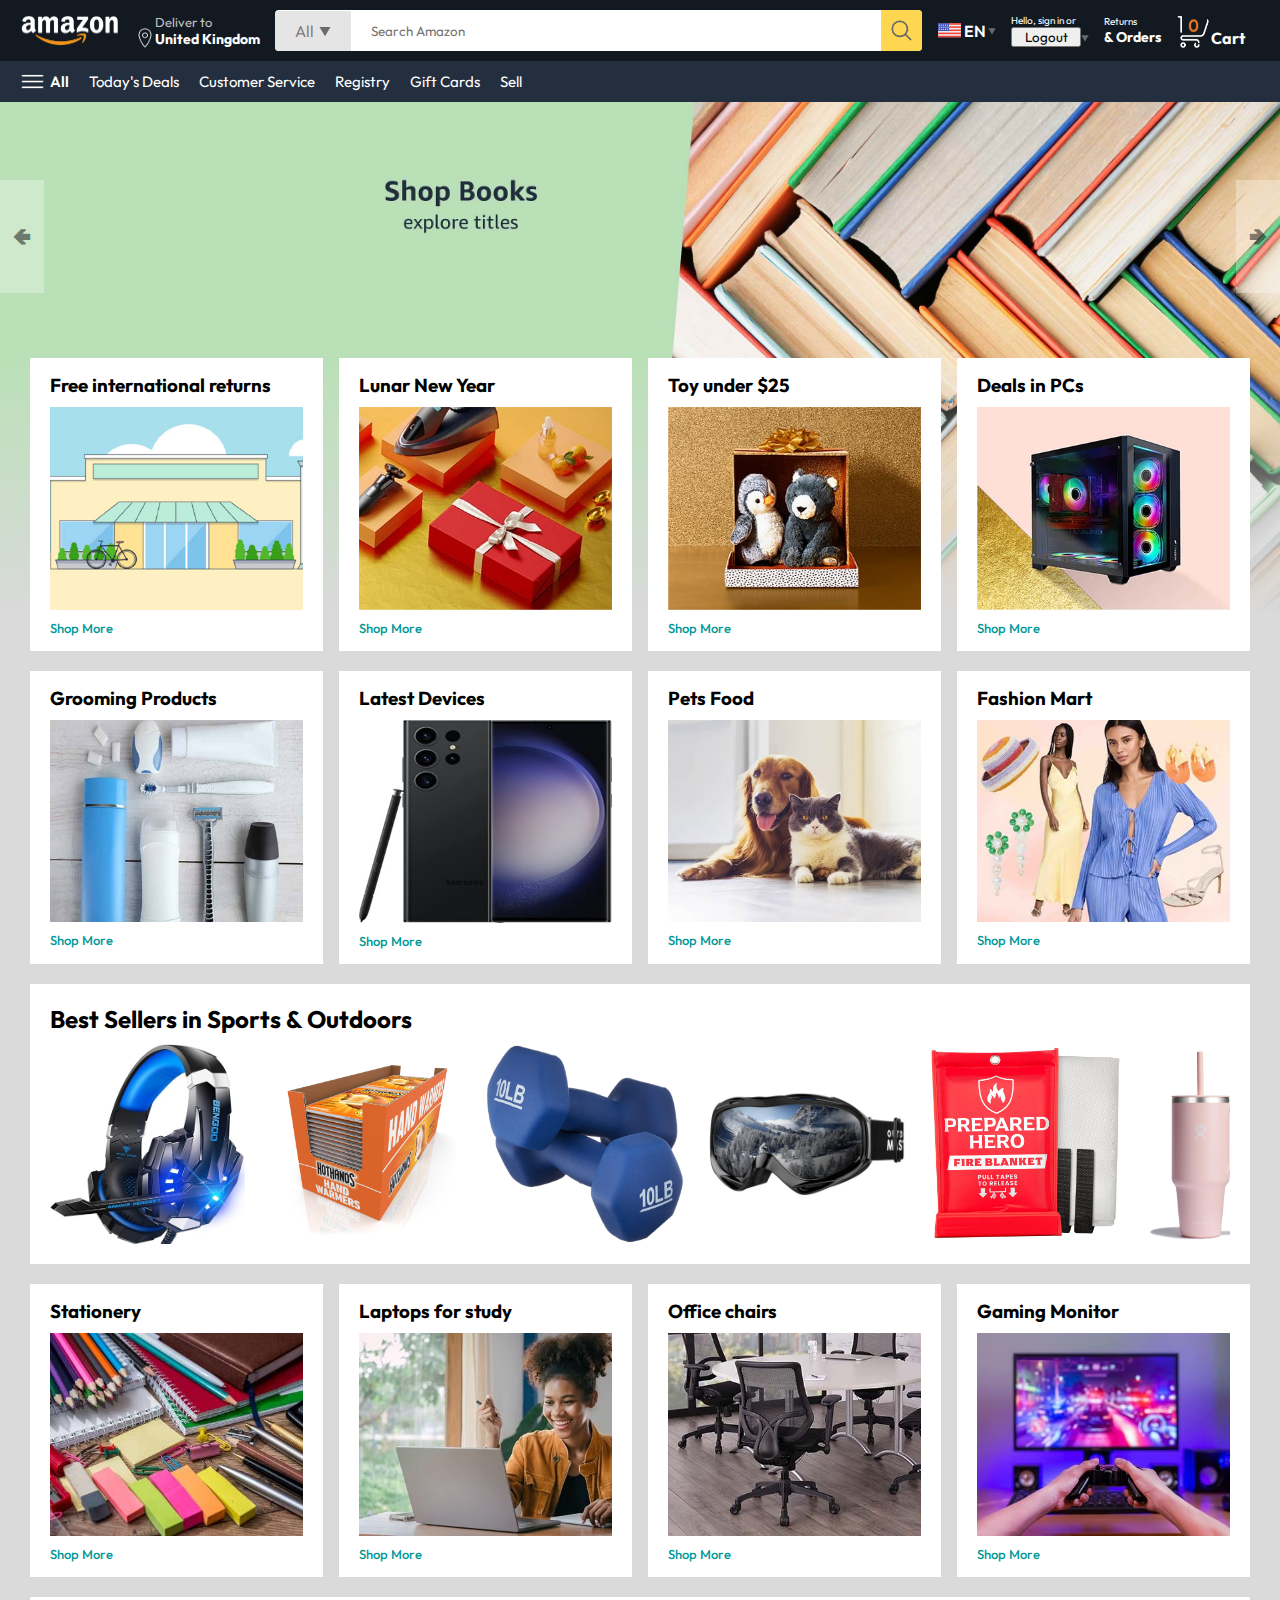
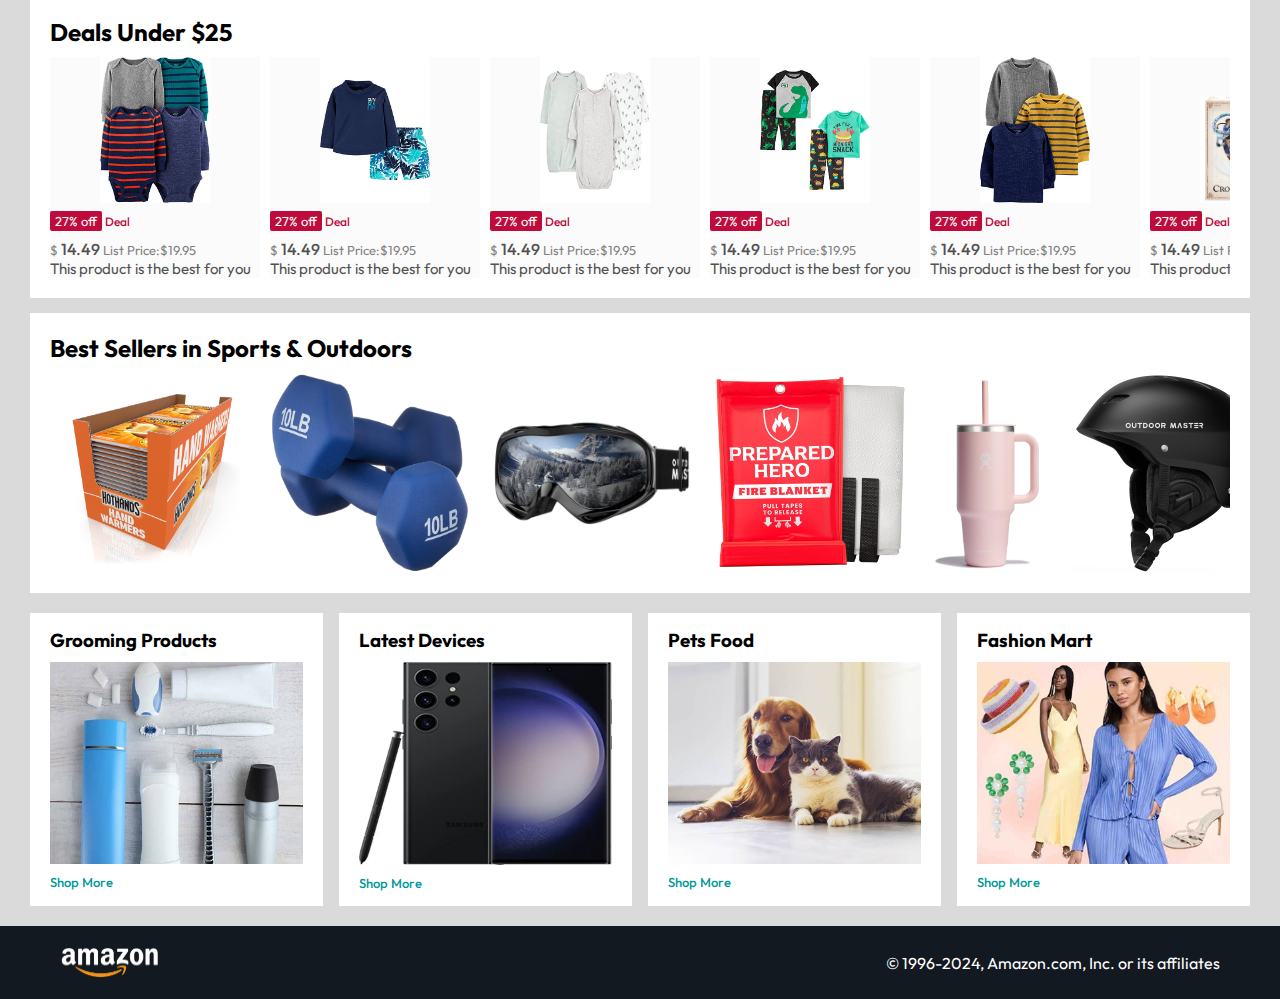
<file: amazon/index.html>
<html lang="en">

<head>
    <meta charset="UTF-8">
    <meta name="viewport" content="width=device-width, initial-scale=1.0">
    <title>Amazon Clone</title>
    <link rel="stylesheet" href="./style.css">
</head>

<body>

    <nav>
        <a href="./index.html"><img src="./assets/amazon_logo.png" width="100" alt=""></a>
        <div class="nav-country">
            <img src="./assets/location_icon.png" height="20" alt="">
            <div>
                <p>Deliver to</p>
                <h1>United Kingdom</h1>
            </div>
        </div>
        <div class="nav-search">
            <div class="nav-search-category">
                <p>All</p>
                <img src="./assets/dropdown_icon.png" height="12" alt="">
            </div>
            <input type="text" class="nav-search-input" placeholder="Search Amazon">
            <img src="./assets/search_icon.png" class="nav-search-icon" alt="">
        </div>
        <div class="nav-language">
            <img src="./assets/us_flag.png" width="25px" alt="">
            <p>EN</p>
            <img src="./assets/dropdown_icon.png" width="8px" alt="">
        </div>
        <div class="nav-texts">
            <p><a href="./login.html">Hello, sign in or</a></p>
            <button class="btn1" onclick="logout()">Logout</button><img src="./assets/dropdown_icon.png" width="8px" alt="">
        </div>
        <div class="nav-texts">
            <p>Returns</p>
            <h1>& Orders</h1>
        </div>
        <a href="/login.html" class="mobile-user-icon" style="display: none;">
            <img src="./assets/user.png">
        </a>
        <a href="./cart.html" class="nav-cart">
            <img src="./assets/cart_icon.png" width="35px" alt="">
            <h4>Cart</h4>
        </a>
    </nav>
    <div class="nav-bottom">
        <div>
            <img src="./assets/menu_icon.png" width="25px" alt="">
            <p>All</p>
        </div>
        <p>Today's Deals</p>
        <p>Customer Service</p>
        <p>Registry</p>
        <p>Gift Cards</p>
        <p>Sell</p>
    </div>

    <div class="header-slider" id="slider">
        <a href="#" class="control_prev">&#129144</a>
        <a href="#" class="control_next">&#129146</a>
        <ul>
            <img class="header-img" src="./assets/header1.jpg" alt="">
            <img class="header-img" src="./assets/header2.jpg" alt="">
            <img class="header-img" src="./assets/header3.jpg" alt="">
            <img class="header-img" src="./assets/header4.jpg" alt="">
            <img class="header-img" src="./assets/header5.jpg" alt="">
            <img class="header-img" src="./assets/header6.jpg" alt="">
        </ul>
    </div>

    <div class="header-box box-row">
        <div class="box-col">
            <h3>Free international returns</h3>
            <img src="./assets/box1-1.jpg" alt="">
            <a href="/">Shop More</a>
        </div>
        <div class="box-col">
            <h3>Lunar New Year</h3>
            <img src="./assets/box1-2.jpg" alt="">
            <a href="/">Shop More</a>
        </div>
        <div class="box-col">
            <h3>Toy under $25</h3>
            <img src="./assets/box1-3.jpg" alt="">
            <a href="/">Shop More</a>
        </div>
        <div class="box-col">
            <h3>Deals in PCs</h3>
            <img src="./assets/box1-4.jpg" alt="">
            <a href="/">Shop More</a>
        </div>
    </div>

    <div class="box-row">
        <div class="box-col">
            <h3>Grooming Products</h3>
            <img src="./assets/box2-1.jpg" alt="">
            <a href="/">Shop More</a>
        </div>
        <div class="box-col">
            <h3>Latest Devices</h3>
            <img src="./assets/box2-2.jpg" alt="">
            <a href="/">Shop More</a>
        </div>
        <div class="box-col">
            <h3>Pets Food</h3>
            <img src="./assets/box2-3.jpg" alt="">
            <a href="/">Shop More</a>
        </div>
        <div class="box-col">
            <h3>Fashion Mart</h3>
            <img src="./assets/box2-4.jpg" alt="">
            <a href="/">Shop More</a>
        </div>
    </div>




    <div class="products-slider">
        <h2>Best Sellers in Sports & Outdoors</h2>
        <div class="products">
            <a href="./product.html"><img src="./assets/product_img.jpg" alt=""></a>
            <img src="./assets/product1-1.jpg" alt="">
            <img src="./assets/product1-2.jpg" alt="">
            <img src="./assets/product1-3.jpg" alt="">
            <img src="./assets/product1-4.jpg" alt="">
            <img src="./assets/product1-5.jpg" alt="">
            <img src="./assets/product1-6.jpg" alt="">
            <img src="./assets/product1-7.jpg" alt="">
            <img src="./assets/product1-8.jpg" alt="">
            <img src="./assets/product1-9.jpg" alt="">
            <img src="./assets/product1-10.jpg" alt="">
        </div>
    </div>



    <div class="box-row">
        <div class="box-col">
            <h3>Stationery</h3>
            <img src="./assets/box3-1.jpg" alt="">
            <a href="/">Shop More</a>
        </div>
        <div class="box-col">
            <h3>Laptops for study</h3>
            <img src="./assets/box3-2.jpg" alt="">
            <a href="/">Shop More</a>
        </div>
        <div class="box-col">
            <h3>Office chairs</h3>
            <img src="./assets/box3-3.jpg" alt="">
            <a href="/">Shop More</a>
        </div>
        <div class="box-col">
            <h3>Gaming Monitor</h3>
            <img src="./assets/box3-4.jpg" alt="">
            <a href="/">Shop More</a>
        </div>
    </div>



    <div class="products-slider-with-price">
        <h2>Deals Under $25</h2>
        <div class="products">
            <div class="product-card">
                <div class="product-img-container">
                    <img src="./assets/product2-1.jpg" alt="">
                </div>
                <div class="product-offer">
                    <p>27% off</p> <span>Deal</span>
                </div>
                <p class="product-price">$ <span>14.49</span> List Price:$19.95</p>
                <h4>This product is the best for you</h4>
            </div>
            <div class="product-card">
                <div class="product-img-container">
                    <img src="./assets/product2-2.jpg" alt="">
                </div>
                <div class="product-offer">
                    <p>27% off</p> <span>Deal</span>
                </div>
                <p class="product-price">$ <span>14.49</span> List Price:$19.95</p>
                <h4>This product is the best for you</h4>
            </div>
            <div class="product-card">
                <div class="product-img-container">
                    <img src="./assets/product2-3.jpg" alt="">
                </div>
                <div class="product-offer">
                    <p>27% off</p> <span>Deal</span>
                </div>
                <p class="product-price">$ <span>14.49</span> List Price:$19.95</p>
                <h4>This product is the best for you</h4>
            </div>
            <div class="product-card">
                <div class="product-img-container">
                    <img src="./assets/product2-4.jpg" alt="">
                </div>
                <div class="product-offer">
                    <p>27% off</p> <span>Deal</span>
                </div>
                <p class="product-price">$ <span>14.49</span> List Price:$19.95</p>
                <h4>This product is the best for you</h4>
            </div>
            <div class="product-card">
                <div class="product-img-container">
                    <img src="./assets/product2-5.jpg" alt="">
                </div>
                <div class="product-offer">
                    <p>27% off</p> <span>Deal</span>
                </div>
                <p class="product-price">$ <span>14.49</span> List Price:$19.95</p>
                <h4>This product is the best for you</h4>
            </div>
            <div class="product-card">
                <div class="product-img-container">
                    <img src="./assets/product2-6.jpg" alt="">
                </div>
                <div class="product-offer">
                    <p>27% off</p> <span>Deal</span>
                </div>
                <p class="product-price">$ <span>14.49</span> List Price:$19.95</p>
                <h4>This product is the best for you</h4>
            </div>
            <div class="product-card">
                <div class="product-img-container">
                    <img src="./assets/product2-7.jpg" alt="">
                </div>
                <div class="product-offer">
                    <p>27% off</p> <span>Deal</span>
                </div>
                <p class="product-price">$ <span>14.49</span> List Price:$19.95</p>
                <h4>This product is the best for you</h4>
            </div>
            <div class="product-card">
                <div class="product-img-container">
                    <img src="./assets/product2-8.jpg" alt="">
                </div>
                <div class="product-offer">
                    <p>27% off</p> <span>Deal</span>
                </div>
                <p class="product-price">$ <span>14.49</span> List Price:$19.95</p>
                <h4>This product is the best for you</h4>
            </div>
            <div class="product-card">
                <div class="product-img-container">
                    <img src="./assets/product2-9.jpg" alt="">
                </div>
                <div class="product-offer">
                    <p>27% off</p> <span>Deal</span>
                </div>
                <p class="product-price">$ <span>14.49</span> List Price:$19.95</p>
                <h4>This product is the best for you</h4>
            </div>
            <div class="product-card">
                <div class="product-img-container">
                    <img src="./assets/product2-10.jpg" alt="">
                </div>
                <div class="product-offer">
                    <p>27% off</p> <span>Deal</span>
                </div>
                <p class="product-price">$ <span>14.49</span> List Price:$19.95</p>
                <h4>This product is the best for you</h4>
            </div>
            <div class="product-card">
                <div class="product-img-container">
                    <img src="./assets/product2-11.jpg" alt="">
                </div>
                <div class="product-offer">
                    <p>27% off</p> <span>Deal</span>
                </div>
                <p class="product-price">$ <span>14.49</span> List Price:$19.95</p>
                <h4>This product is the best for you</h4>
            </div>
        </div>
    </div>



    <div class="products-slider">
        <h2>Best Sellers in Sports & Outdoors</h2>
        <div class="products">
            <img src="./assets/product1-1.jpg" alt="">
            <img src="./assets/product1-2.jpg" alt="">
            <img src="./assets/product1-3.jpg" alt="">
            <img src="./assets/product1-4.jpg" alt="">
            <img src="./assets/product1-5.jpg" alt="">
            <img src="./assets/product1-6.jpg" alt="">
            <img src="./assets/product1-7.jpg" alt="">
            <img src="./assets/product1-8.jpg" alt="">
            <img src="./assets/product1-9.jpg" alt="">
            <img src="./assets/product1-10.jpg" alt="">
        </div>
    </div>



    <div class="box-row">
        <div class="box-col">
            <h3>Grooming Products</h3>
            <img src="./assets/box2-1.jpg" alt="">
            <a href="/">Shop More</a>
        </div>
        <div class="box-col">
            <h3>Latest Devices</h3>
            <img src="./assets/box2-2.jpg" alt="">
            <a href="/">Shop More</a>
        </div>
        <div class="box-col">
            <h3>Pets Food</h3>
            <img src="./assets/box2-3.jpg" alt="">
            <a href="/">Shop More</a>
        </div>
        <div class="box-col">
            <h3>Fashion Mart</h3>
            <img src="./assets/box2-4.jpg" alt="">
            <a href="/">Shop More</a>
        </div>
    </div>



    <footer>
        <img src="./assets/amazon_logo.png" width="100" alt="">
        <p>© 1996-2024, Amazon.com, Inc. or its affiliates</p>
    </footer>
    <script src="./script.js"></script>
</body>

</html>
</file>
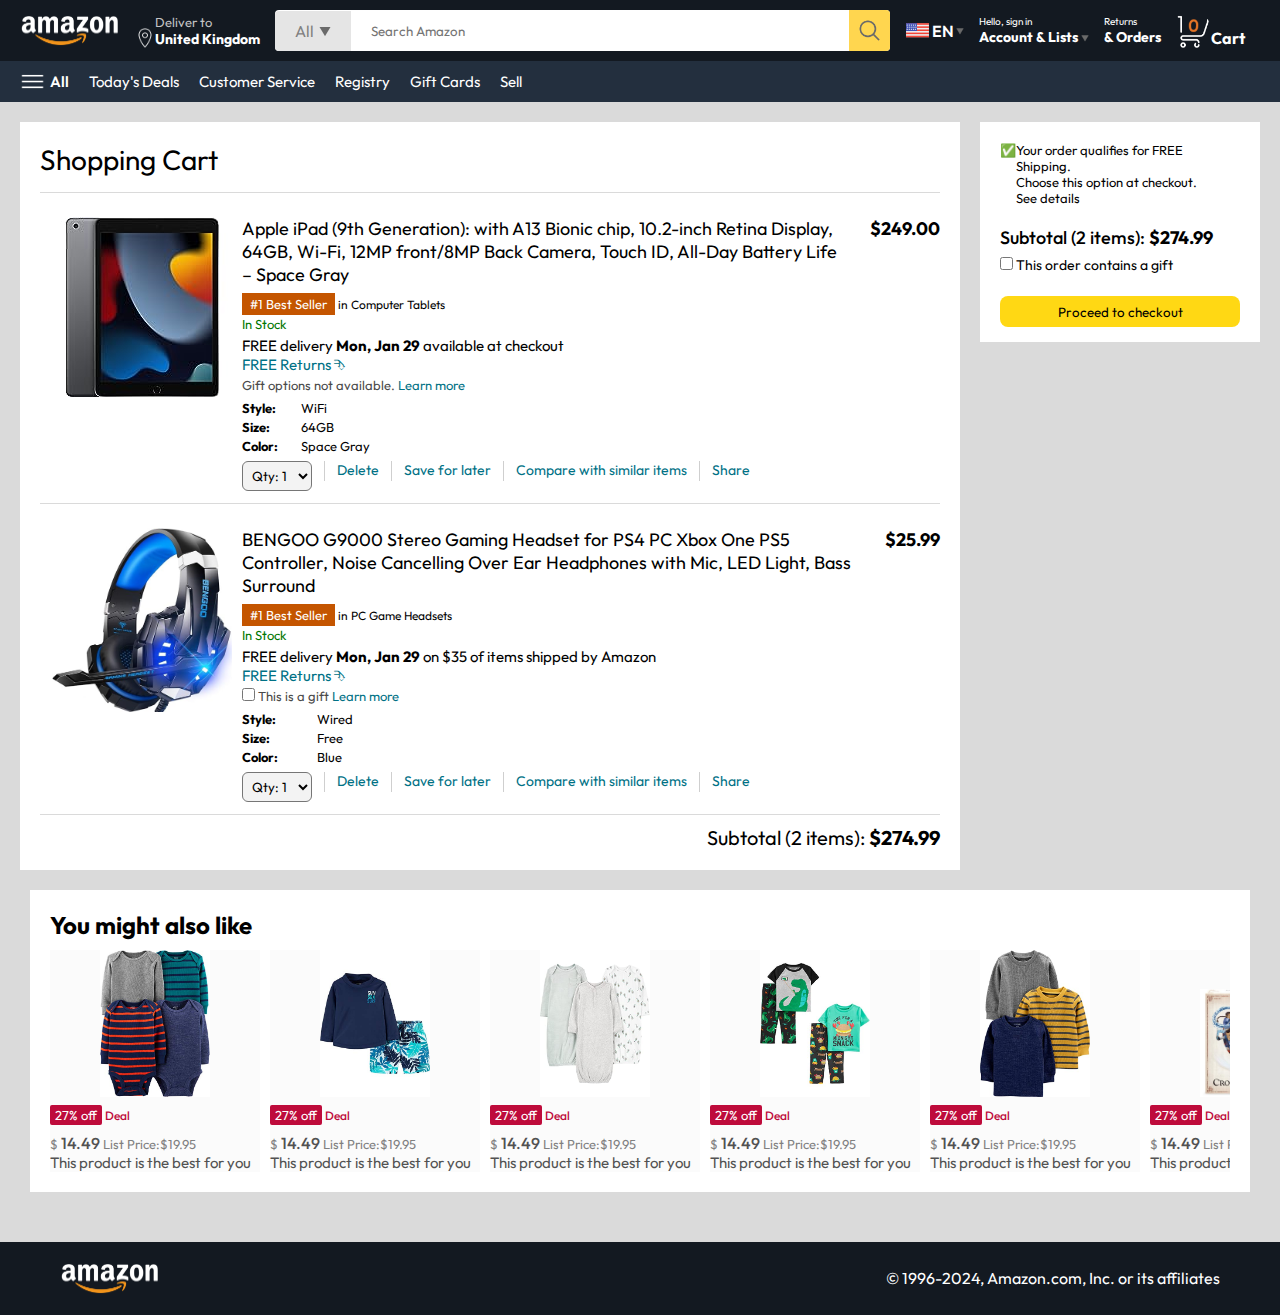
<file: amazon/cart.html>
<html lang="en">

<head>
    <meta charset="UTF-8">
    <meta name="viewport" content="width=device-width, initial-scale=1.0">
    <title>Cart</title>
    <link rel="stylesheet" href="./cart.css">
    <link rel="stylesheet" href="./style.css">
</head>

<body>
    <nav>
        <a href="./index.html"><img src="./assets/amazon_logo.png" width="100" alt=""></a>
        <div class="nav-country">
            <img src="./assets/location_icon.png" height="20" alt="">
            <div>
                <p>Deliver to</p>
                <h1>United Kingdom</h1>
            </div>
        </div>
        <div class="nav-search">
            <div class="nav-search-category">
                <p>All</p>
                <img src="./assets/dropdown_icon.png" height="12" alt="">
            </div>
            <input type="text" class="nav-search-input" placeholder="Search Amazon">
            <img src="./assets/search_icon.png" class="nav-search-icon" alt="">
        </div>
        <div class="nav-language">
            <img src="./assets/us_flag.png" width="25px" alt="">
            <p>EN</p>
            <img src="./assets/dropdown_icon.png" width="8px" alt="">
        </div>
        <div class="nav-texts">
            <p><a href="/login.html">Hello, sign in</a></p>
            <h1>Account & Lists <img src="./assets/dropdown_icon.png" width="8px" alt=""> </h1>
        </div>
        <div class="nav-texts">
            <p>Returns</p>
            <h1>& Orders</h1>
        </div>
        <a href="/login.html" class="mobile-user-icon" style="display: none;">
            <img src="./assets/user.png">
        </a>
        <a href="/cart.html" class="nav-cart">
            <img src="./assets/cart_icon.png" width="35px" alt="">
            <h4>Cart</h4>
        </a>
    </nav>
    <div class="nav-bottom">
        <div>
            <img src="./assets/menu_icon.png" width="25px" alt="">
            <p>All</p>
        </div>
        <p>Today's Deals</p>
        <p>Customer Service</p>
        <p>Registry</p>
        <p>Gift Cards</p>
        <a href="./product.html">Sell</a>
    </div>

    <div class="cart">
        <div class="cart-left">
            <h1>Shopping Cart</h1>
            <hr>
            <div class="product-cart-list">
                <img src="./assets/ipad_img.jpg" alt="">
                <div>
                    <div class="product-cart-titleprice">
                        <p>Apple iPad (9th Generation): with A13 Bionic chip, 10.2-inch Retina Display, 64GB, Wi-Fi,
                            12MP front/8MP Back Camera, Touch ID, All-Day Battery Life – Space Gray</p>
                        <p><b>$249.00</b></p>
                    </div>
                    <p class="product-cart-bestseller"><span>#1 Best Seller</span> in Computer Tablets</p>
                    <p class="product-cart-stock">In Stock</p>
                    <p class="product-cart-delivery">FREE delivery <b>Mon, Jan 29</b> available at checkout</p>
                    <p class="product-cart-returns">FREE Returns &#11191</p>
                    <p class="product-cart-giftoption">Gift options not available. <span>Learn more</span></p>
                    <div class="product-cart-specs">
                        <p><b>Style:</b></p>
                        <p>WiFi</p>
                        <p><b>Size:</b></p>
                        <p>64GB</p>
                        <p><b>Color:</b></p>
                        <p>Space Gray</p>
                    </div>
                    <div class="product-cart-list-action">
                        <select>
                            <option value="Qty: 1">Qty: 1</option>
                            <option value="Qty: 2">Qty: 2</option>
                            <option value="Qty: 3">Qty: 3</option>
                            <option value="Qty: 4">Qty: 4</option>
                            <option value="Qty: 5">Qty: 5</option>
                        </select>
                        <hr>
                        <p class="action-btn">Delete</p>
                        <hr>
                        <p class="action-btn">Save for later</p>
                        <hr>
                        <p class="action-btn">Compare with similar items</p>
                        <hr>
                        <p class="action-btn">Share</p>
                    </div>
                </div>
            </div>
            <hr>
            <div class="product-cart-list">
                <img src="./assets/product_img.jpg" width="180px" alt="">
                <div>
                    <div class="product-cart-titleprice">
                        <p>BENGOO G9000 Stereo Gaming Headset for PS4 PC Xbox One PS5 Controller, Noise Cancelling Over
                            Ear Headphones with Mic, LED Light, Bass Surround</p>
                        <p><b>$25.99</b></p>
                    </div>
                    <p class="product-cart-bestseller"><span>#1 Best Seller</span> in PC Game Headsets</p>
                    <p class="product-cart-stock">In Stock</p>
                    <p class="product-cart-delivery">FREE delivery <b>Mon, Jan 29</b> on $35 of items shipped by Amazon
                    </p>
                    <p class="product-cart-returns">FREE Returns &#11191</p>
                    <p class="product-cart-giftoption"><input type="checkbox"> This is a gift <span>Learn more</span>
                    </p>
                    <div class="product-cart-specs">
                        <p><b>Style:</b></p>
                        <p>Wired</p>
                        <p><b>Size:</b></p>
                        <p>Free</p>
                        <p><b>Color:</b></p>
                        <p>Blue</p>
                    </div>
                    <div class="product-cart-list-action">
                        <select>
                            <option value="Qty: 1">Qty: 1</option>
                            <option value="Qty: 2">Qty: 2</option>
                            <option value="Qty: 3">Qty: 3</option>
                            <option value="Qty: 4">Qty: 4</option>
                            <option value="Qty: 5">Qty: 5</option>
                        </select>
                        <hr>
                        <p class="action-btn">Delete</p>
                        <hr>
                        <p class="action-btn">Save for later</p>
                        <hr>
                        <p class="action-btn">Compare with similar items</p>
                        <hr>
                        <p class="action-btn">Share</p>
                    </div>
                </div>
            </div>
            <hr>
            <div class="cart-list-subtotal">
                Subtotal (2 items): <b>$274.99</b>
            </div>
        </div>
        <div class="cart-right">
            <div class="cart-free-delivery">
                <p>&#x2705</p>
                <p>Your order qualifies for FREE Shipping. <br> Choose this option at checkout. <br> See details</p>
            </div>
            <p class="cart-subtotal">Subtotal (2 items): <b>$274.99</b></p>
            <p class="cart-right-gift"><input type="checkbox"> This order contains a gift</p>
            <button>Proceed to checkout</button>
        </div>
    </div>

    <section class="products-slider-with-price">
        <h2>You might also like</h2>
        <div class="products">
            <div class="product-card">
                <div class="product-img-container">
                    <img src="./assets/product2-1.jpg" alt="">
                </div>
                <div class="product-offer">
                    <p>27% off</p> <span>Deal</span>
                </div>
                <p class="product-price">$ <span>14.49</span> List Price:$19.95</p>
                <h4>This product is the best for you</h4>
            </div>
            <div class="product-card">
                <div class="product-img-container">
                    <img src="./assets/product2-2.jpg" alt="">
                </div>
                <div class="product-offer">
                    <p>27% off</p> <span>Deal</span>
                </div>
                <p class="product-price">$ <span>14.49</span> List Price:$19.95</p>
                <h4>This product is the best for you</h4>
            </div>
            <div class="product-card">
                <div class="product-img-container">
                    <img src="./assets/product2-3.jpg" alt="">
                </div>
                <div class="product-offer">
                    <p>27% off</p> <span>Deal</span>
                </div>
                <p class="product-price">$ <span>14.49</span> List Price:$19.95</p>
                <h4>This product is the best for you</h4>
            </div>
            <div class="product-card">
                <div class="product-img-container">
                    <img src="./assets/product2-4.jpg" alt="">
                </div>
                <div class="product-offer">
                    <p>27% off</p> <span>Deal</span>
                </div>
                <p class="product-price">$ <span>14.49</span> List Price:$19.95</p>
                <h4>This product is the best for you</h4>
            </div>
            <div class="product-card">
                <div class="product-img-container">
                    <img src="./assets/product2-5.jpg" alt="">
                </div>
                <div class="product-offer">
                    <p>27% off</p> <span>Deal</span>
                </div>
                <p class="product-price">$ <span>14.49</span> List Price:$19.95</p>
                <h4>This product is the best for you</h4>
            </div>
            <div class="product-card">
                <div class="product-img-container">
                    <img src="./assets/product2-6.jpg" alt="">
                </div>
                <div class="product-offer">
                    <p>27% off</p> <span>Deal</span>
                </div>
                <p class="product-price">$ <span>14.49</span> List Price:$19.95</p>
                <h4>This product is the best for you</h4>
            </div>
            <div class="product-card">
                <div class="product-img-container">
                    <img src="./assets/product2-7.jpg" alt="">
                </div>
                <div class="product-offer">
                    <p>27% off</p> <span>Deal</span>
                </div>
                <p class="product-price">$ <span>14.49</span> List Price:$19.95</p>
                <h4>This product is the best for you</h4>
            </div>
            <div class="product-card">
                <div class="product-img-container">
                    <img src="./assets/product2-8.jpg" alt="">
                </div>
                <div class="product-offer">
                    <p>27% off</p> <span>Deal</span>
                </div>
                <p class="product-price">$ <span>14.49</span> List Price:$19.95</p>
                <h4>This product is the best for you</h4>
            </div>
            <div class="product-card">
                <div class="product-img-container">
                    <img src="./assets/product2-9.jpg" alt="">
                </div>
                <div class="product-offer">
                    <p>27% off</p> <span>Deal</span>
                </div>
                <p class="product-price">$ <span>14.49</span> List Price:$19.95</p>
                <h4>This product is the best for you</h4>
            </div>
            <div class="product-card">
                <div class="product-img-container">
                    <img src="./assets/product2-10.jpg" alt="">
                </div>
                <div class="product-offer">
                    <p>27% off</p> <span>Deal</span>
                </div>
                <p class="product-price">$ <span>14.49</span> List Price:$19.95</p>
                <h4>This product is the best for you</h4>
            </div>
            <div class="product-card">
                <div class="product-img-container">
                    <img src="./assets/product2-11.jpg" alt="">
                </div>
                <div class="product-offer">
                    <p>27% off</p> <span>Deal</span>
                </div>
                <p class="product-price">$ <span>14.49</span> List Price:$19.95</p>
                <h4>This product is the best for you</h4>
            </div>
            <div class="product-card">
                <div class="product-img-container">
                    <img src="./assets/product2-12.jpg" alt="">
                </div>
                <div class="product-offer">
                    <p>27% off</p> <span>Deal</span>
                </div>
                <p class="product-price">$ <span>14.49</span> List Price:$19.95</p>
                <h4>This product is the best for you</h4>
            </div>
        </div>
    </section>

    <footer class="footer-cart">
        <img src="./assets/amazon_logo.png" width="100" alt="">
        <p>© 1996-2024, Amazon.com, Inc. or its affiliates</p>
    </footer>


<script>
    const scrollContainer = document.querySelectorAll(".products");
        for (const item of scrollContainer) {
            item.addEventListener("wheel", (evt) => {
            evt.preventDefault();
            item.scrollLeft += evt.deltaY;
        })
    }
</script>
</body>

</html>
</file>
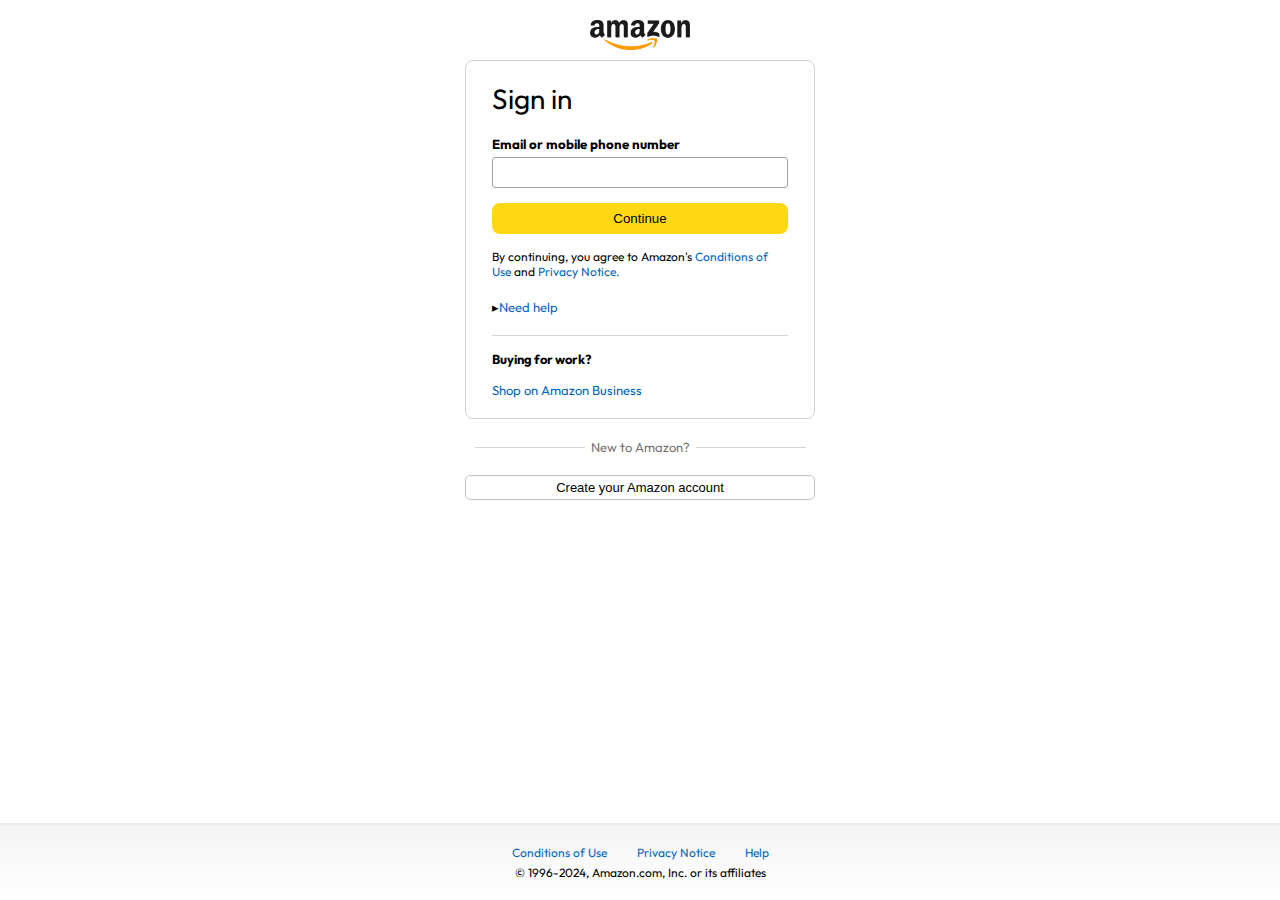
<file: amazon/login.html>
<html lang="en">
<head>
    <meta charset="UTF-8">
    <meta name="viewport" content="width=device-width, initial-scale=1.0">
    <title>Login</title>
    <link rel="stylesheet" href="./login.css">
    <script src="./login.js"></script>
</head>
<body>
    <a href="./signup.html"><img class="logo" src="./assets/amazon_logo_dark.png" width="100px" alt=""></a>
    <div class="login-container">
        <h1 class="login-title">Sign in</h1>
        <h5 class="input-lable">Email or mobile phone number</h5>
        <input type="text" name="number" id="name">
        <button type="button" onclick="lg()">Continue</button>
        <p class="login-condition">By continuing, you agree to Amazon's <span>Conditions of Use</span> and <span>Privacy Notice.</span></p>
        <p class="login-help">&#9656<span>Need help</span></p>
        <hr>
        <h4>Buying for work?</h4>
        <p class="login-business"><span>Shop on Amazon Business</span></p>
    </div>
    <div class="login-section-text">
        <hr><p>New to Amazon?</p><hr>
    </div>
    <a href="./signup.html"><button class="login-signup-btn">Create your Amazon account</button></a>
    <footer>
        <div class="footer-links">
            <a href="#"> Conditions of Use </a>
            <a href="#"> Privacy Notice </a>
            <a href="#"> Help </a>
        </div>
        <p class="footer-copyright">
            © 1996-2024, Amazon.com, Inc. or its affiliates
        </p>
    </footer>
</body>
</html>
</file>
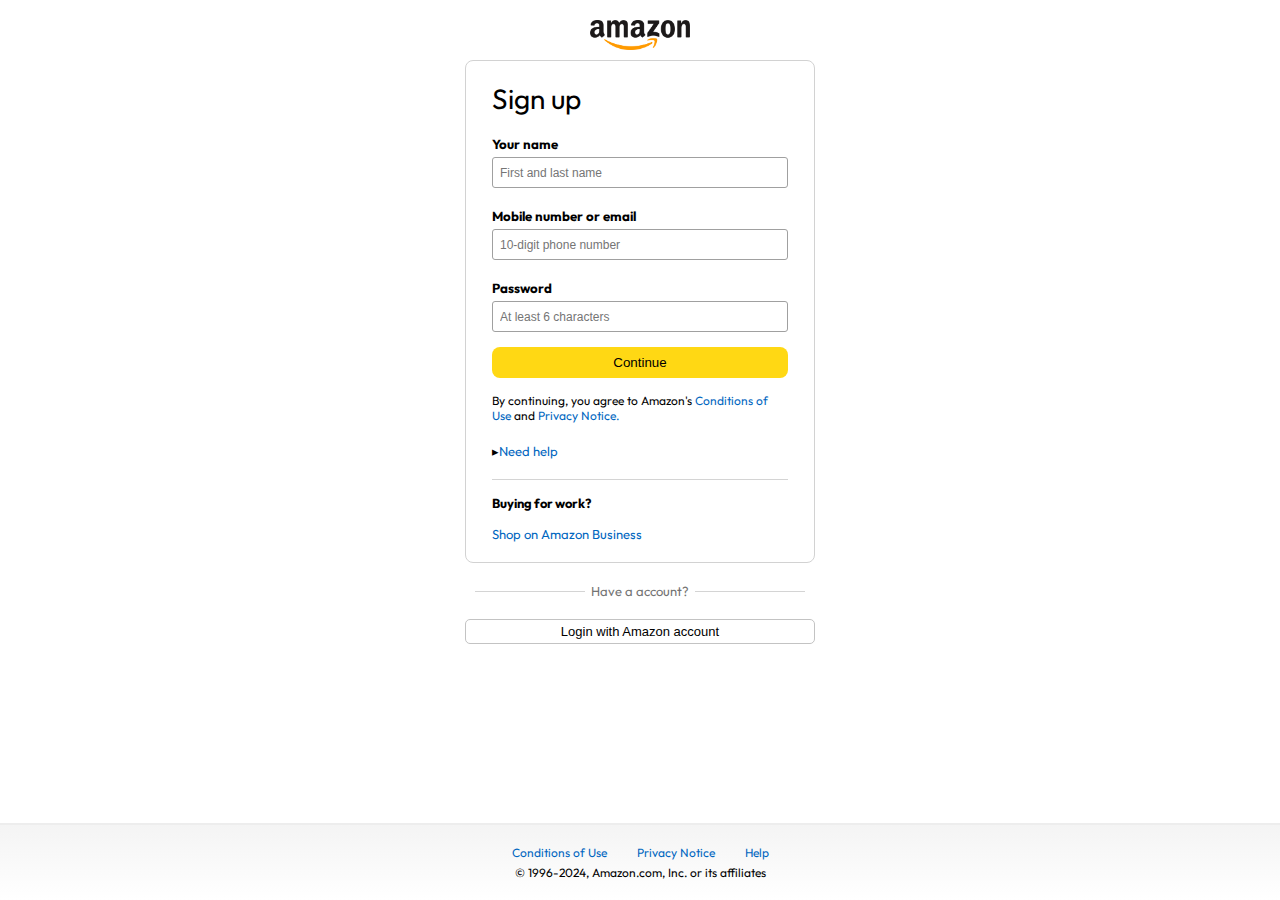
<file: amazon/signup.html>
<html lang="en">
<head>
    <meta charset="UTF-8">
    <meta name="viewport" content="width=device-width, initial-scale=1.0">
    <title>Login</title>
    <link rel="stylesheet" href="./login.css">
</head>
<body>
    <a href="./login.html"><img class="logo" src="./assets/amazon_logo_dark.png" width="100px" alt=""></a>
    <div class="login-container">
        <h1 class="login-title">Sign up</h1>
        <h5 class="input-lable">Your name</h5>
        <input type="text" placeholder="First and last name">
        <h5 class="input-lable">Mobile number or email</h5>
        <input type="text"placeholder="10-digit phone number">
        <h5 class="input-lable">Password</h5>
        <input type="password" placeholder="At least 6 characters">
        <button>Continue</button>
        <p class="login-condition">By continuing, you agree to Amazon's <span>Conditions of Use</span> and <span>Privacy Notice.</span></p>
        <p class="login-help">&#9656<span>Need help</span></p>
        <hr>
        <h4>Buying for work?</h4>
        <p class="login-business"><span>Shop on Amazon Business</span></p>
    </div>
    <div class="login-section-text">
        <hr><p>Have a account?</p><hr>
    </div>
    <a href="./login.html"><button class="login-signup-btn">Login with Amazon account</button></a>
    <footer>
        <div class="footer-links">
            <a href="#"> Conditions of Use </a>
            <a href="#"> Privacy Notice </a>
            <a href="#"> Help </a>
        </div>
        <p class="footer-copyright">
            © 1996-2024, Amazon.com, Inc. or its affiliates
        </p>
    </footer>
</body>
</html>
</file>
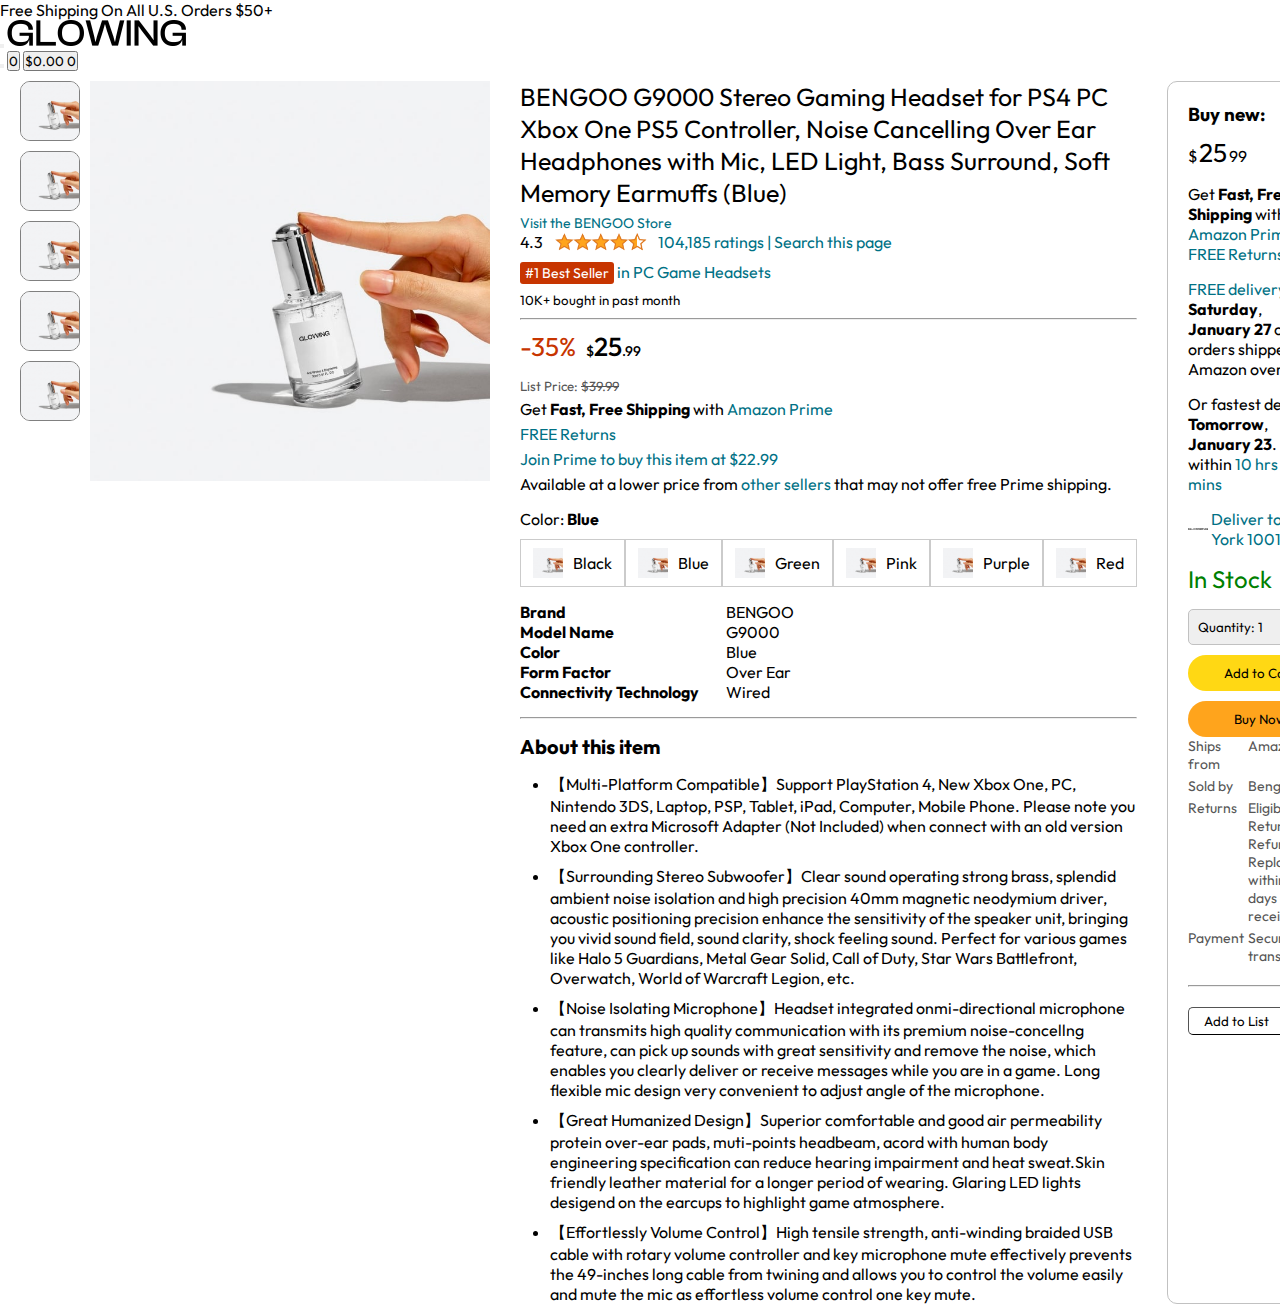
<file: ecom/summer.html>
<html lang="en">

<head>
    <meta charset="UTF-8">
    <meta name="viewport" content="width=device-width, initial-scale=1.0">
    <title>Product Page</title>
    <link rel="stylesheet" href="./summer.css">
    <!-- <link rel="stylesheet" href="./css/style.css"> -->
      <!-- 
    - favicon
  -->
  <link rel="shortcut icon" href="./favicon.svg" type="image/svg+xml">
</head>

<body>
     <!-- 
    - #HEADER
  -->

  <header class="header">
    <div class="alert">
        <div class="container">
          <p class="alert-text">Free Shipping On All U.S. Orders $50+</p>
        </div>
      </div>
   

    <div class="header-top" data-header>
      <div class="container">

        <button class="nav-open-btn" aria-label="open menu" data-nav-toggler>
          <span class="line line-1"></span>
          <span class="line line-2"></span>
          <span class="line line-3"></span>
        </button>


        <a href="#" class="logo">
          <img src="./images/logo.png" width="179" height="26" alt="Glowing">
        </a>
        <div class="header-actions">

            <button class="header-action-btn" aria-label="user">
              <ion-icon name="person-outline" aria-hidden="true" aria-hidden="true"></ion-icon>
            </button>
  
            <button class="header-action-btn" aria-label="favourite item">
              <ion-icon name="star-outline" aria-hidden="true" aria-hidden="true"></ion-icon>
  
              <span class="btn-badge">0</span>
            </button>
  
            <button class="header-action-btn" aria-label="cart item">
              <data class="btn-text" value="0">$0.00</data>
  
              <ion-icon name="bag-handle-outline" aria-hidden="true" aria-hidden="true"></ion-icon>
  
              <span class="btn-badge">0</span>
            </button>


  <main>
    <article>
    <div class="product-display">
        <div class="product-d-image">
            <div class="product-list-image">
                <img src="./images/collection-1.jpg" width="60" alt="">
                <img src="./images/collection-1.jpg" width="60" alt="">
                <img src="./images/collection-1.jpg" width="60" alt="">
                <img src="./images/collection-1.jpg" width="60" alt="">
                <img src="./images/collection-1.jpg" width="60" alt="">
            </div>
            <div class="product-main-image">
                <img src="./images/collection-1.jpg" width="400" alt="">
            </div>
        </div>
        <div class="product-d-details">
            <p class="product-title">
                BENGOO G9000 Stereo Gaming Headset for PS4 PC Xbox One PS5 Controller, Noise Cancelling Over Ear
                Headphones with Mic, LED Light, Bass Surround, Soft Memory Earmuffs (Blue)
            </p>
            <p class="product-store">
                Visit the BENGOO Store
            </p>
            <div class="product-rating">
                <div>
                    <div>4.3 <img src="./images/rating_img.png" height="20px" alt=""></div>
                    <p>104,185 ratings | Search this page</p>
                </div>
                <p><span>#1 Best Seller</span> in PC Game Headsets</p>
                <h5>10K+ bought in past month</h5>
                <hr>
            </div>
            <div class="product-prices">
                <div>
                    <p>-35%</p>
                    <h1>$<span>25</span>.99</h1>
                </div>
                <h5>List Price: <span>$39.99</span></h5>
                <p>Get <b>Fast, Free Shipping</b> with <span>Amazon Prime</span></p>
                <p><span>FREE Returns</span></p>
                <p><span>Join Prime to buy this item at $22.99</span></p>
                <p>Available at a lower price from <span>other sellers</span> that may not offer free Prime shipping.
                </p>
            </div>
            <div class="product-color-selection">
                <p>Color: <b>Blue</b></p>
                <div class="product-color-options">
                    <div class="option">
                        <img src="./images/collection-1.jpg" width="30px" alt="">
                        <p>Black</p>
                    </div>
                    <div class="option">
                        <img src="./images/collection-1.jpg" width="30px" alt="">
                        <p>Blue</p>
                    </div>
                    <div class="option">
                        <img src="./images/collection-1.jpg" width="30px" alt="">
                        <p>Green</p>
                    </div>
                    <div class="option">
                        <img src="./images/collection-1.jpg" width="30px" alt="">
                        <p>Pink</p>
                    </div>
                    <div class="option">
                        <img src="./images/collection-1.jpg" width="30px" alt="">
                        <p>Purple</p>
                    </div>
                    <div class="option">
                        <img src="./images/collection-1.jpg" width="30px" alt="">
                        <p>Red</p>
                    </div>
                </div>
            </div>
            <div class="product-info">
                <p><b>Brand</b></p>
                <p>BENGOO</p>
                <p><b>Model Name</b></p>
                <p>G9000</p>
                <p><b>Color</b></p>
                <p>Blue</p>
                <p><b>Form Factor</b></p>
                <p>Over Ear</p>
                <p><b>Connectivity Technology</b></p>
                <p>Wired</p>
            </div>
            <hr>
            <div class="product-description">
                <h1>About this item</h1>
                <ul>
                    <li>【Multi-Platform Compatible】Support PlayStation 4, New Xbox One, PC, Nintendo 3DS, Laptop, PSP, Tablet, iPad, Computer, Mobile Phone. Please note you need an extra Microsoft Adapter (Not Included) when connect with an old version Xbox One controller.</li>
                    <li>【Surrounding Stereo Subwoofer】Clear sound operating strong brass, splendid ambient noise isolation and high precision 40mm magnetic neodymium driver, acoustic positioning precision enhance the sensitivity of the speaker unit, bringing you vivid sound field, sound clarity, shock feeling sound. Perfect for various games like Halo 5 Guardians, Metal Gear Solid, Call of Duty, Star Wars Battlefront, Overwatch, World of Warcraft Legion, etc.</li>
                    <li>【Noise Isolating Microphone】Headset integrated onmi-directional microphone can transmits high quality communication with its premium noise-concellng feature, can pick up sounds with great sensitivity and remove the noise, which enables you clearly deliver or receive messages while you are in a game. Long flexible mic design very convenient to adjust angle of the microphone.</li>
                    <li>【Great Humanized Design】Superior comfortable and good air permeability protein over-ear pads, muti-points headbeam, acord with human body engineering specification can reduce hearing impairment and heat sweat.Skin friendly leather material for a longer period of wearing. Glaring LED lights desigend on the earcups to highlight game atmosphere.</li>
                    <li>【Effortlessly Volume Control】High tensile strength, anti-winding braided USB cable with rotary volume controller and key microphone mute effectively prevents the 49-inches long cable from twining and allows you to control the volume easily and mute the mic as effortless volume control one key mute.</li>
                </ul>
            </div>
        </div>
        <div class="product-d-purchase">
            <div class="title">
                <h3>Buy new:</h3><img src="./images/circle_icon.png" width="20" alt="">
            </div>
            <h1 class="price">$<span>25</span>99</h1>
            <div class="gap">
                <p>Get <b>Fast, Free Shipping</b> with <span>Amazon Prime</span></p>
                <p><span>FREE Returns</span></p>
            </div>
            <div class="gap">
                <p><span>FREE delivery</span> <b>Saturday</b>,</p>
                <p><b>January 27</b> on orders shipped by Amazon over $35</p>
            </div>
            <div class="gap">
                <p>Or fastest delivery <b>Tomorrow</b>, <b>January 23</b>. Order within <span>10 hrs 56 mins</span></p>
            </div>
            <div class="pincode-section">
                <img src="./images/logo.png" width="20" alt="">
                <p><span>Deliver to New York 10014</span></p>
            </div>
            <h2 class="product-stock">In Stock</h2>
            <select class="product-quantity">
                <option value="1">Quantity: 1</option>
                <option value="2">Quantity: 2</option>
                <option value="3">Quantity: 3</option>
            </select>
            <button class="btn">
                Add to Cart
            </button>
            <button class="btn product-buy">
                Buy Now
            </button>
            <div class="product-seller-info">
                <p>Ships from</p>
                <p class="product-info-value">Amazon</p>
                <p>Sold by</p>
                <p class="product-info-value">Bengoo Inc.</p>
                <p>Returns</p>
                <p class="product-info-value">Eligible for Return, Refund or Replacement within 30 days of receipt</p>
                <p>Payment</p>
                <p class="product-info-value">Secure transaction</p>
            </div>
            <hr>
            <button class="product-addtolist">Add to List</button>
        </div>
    </div>


</script>
</body>
</html>
</file>
<file: amazon/style.css>
@import url('https://fonts.googleapis.com/css2?family=Outfit&display=swap');

* {
    margin: 0;
    padding: 0;
    box-sizing: border-box;
    font-family: Outfit;
}

body {
    background: #dadada;
}

a {
    text-decoration: none;
    color: inherit;
}

nav {
    display: flex;
    align-items: center;
    justify-content: space-between;
    background-color: #131921;
    padding: 10px 20px;
    color: white;
}

.nav-country {
    display: flex;
    align-items: end;
    margin-left: 15px;
    font-size: 13px;
    color: #c4c4c4;
}

.nav-country h1 {
    font-size: 14px;
    color: white;
}

.nav-search {
    flex: 1;
    display: flex;
    align-items: center;
    background: white;
    color: grey;
    max-width: 1000px;
    border-radius: 4px;
    margin-left: 15px;
}

.nav-search-category {
    display: flex;
    align-items: center;
    padding: 10px 20px;
    gap: 5px;
    background-color: #e5e5e5;
    border-radius: 4px 0px 0px 4px;
}

.nav-search-input {
    border: none;
    outline: none;
    padding-left: 20px;
    width: 100%;
}

.nav-search-icon {
    max-width: 41px;
    padding: 8px;
    background: #ffd64f;
    border-radius: 0px 4px 4px 0px;
}

.nav-language {
    display: flex;
    align-items: center;
    gap: 2px;
    font-weight: 600;
    margin-left: 15px;
}

.nav-texts {
    margin-left: 15px;
}

.nav-texts p {
    font-size: 10px;
}

.nav-texts h1 {
    font-size: 14px;
}
.btn1
{
    width: 70px;
}
.nav-cart {
    display: flex;
    align-items: end;
    margin: 0px 15px;
}

.nav-bottom{
    display: flex;
    align-items: center;
    gap: 20px;
    padding: 8px 20px;
    background: #232f3e;
    color: white;
    font-size: 15px;
}

.nav-bottom div{
    display: flex;
    align-items: center;
    gap: 5px;
    font-weight: 600;
}


.header-slider ul {
    display: flex;
    overflow-y: hidden;
}

.header-img {
    max-width: 100%;
    mask-image: linear-gradient(to bottom, #000000 50%, transparent 100%);
}

.header-slider a {
    position: absolute;
    top: 20%;
    z-index: 1;
    padding: 5vh 1vw;
    background: #ffffff4f;
    color: #0000007b;
    text-decoration: none;
    font-weight: 600;
    font-size: 18px;
    cursor: pointer;
}

.control_next {
    right: 0;
}

.box-row {
    display: flex;
    flex-wrap: wrap;
    row-gap: 20px;
    justify-content: space-between;
    margin: 20 30px;
}

.header-box {
    margin-top: -20vw;
}

.box-col {
    display: flex;
    flex-direction: column;
    gap: 10px;
    padding: 15px 20px;
    background: white;
    z-index: 1;
    max-width: 24%;
    min-width: 200px;
}

.box-col a {
    text-decoration: none;
    font-size: 13px;
    color: #009999;
    font-weight: 500;
}

.products-slider {
    background-color: white;
    margin: 0px 30px;
    padding: 20px;
    margin-bottom: 15px;
}

.products-slider .products {
    display: flex;
    overflow-x: auto;
    gap: 20px;
    margin-top: 10px;
}

.products-slider .products::-webkit-scrollbar {
    display: none;
}

.products-slider .products img {
    max-width: 200px;
    max-height: 200;
}

.products-slider-with-price {
    background-color: white;
    margin: 0px 30px;
    padding: 20px;
    margin-bottom: 15px;
}

.products-slider-with-price .products {
    display: flex;
    overflow-x: auto;
    gap: 10px;
    margin-top: 10px;
}

.products-slider-with-price .products::-webkit-scrollbar {
    display: none;
}

.product-card {
    display: flex;
    flex-direction: column;
    justify-content: end;
    min-width: 210px;
    background: #fbfbfb;
}

.products-slider-with-price img {
    width: 110px;
    margin: 0px 50px;
}

.product-offer p {
    background-color: #be0b3b;
    color: white;
    display: inline-block;
    padding: 2px 5px;
    border-radius: 2px;
    margin: 8px 0px;
    font-size: 13px;
}

.product-offer span {
    color: #be0b3b;
    font-weight: 500;
    font-size: 12px;
}

.product-price {
    color: grey;
    font-size: 13px;
}

.product-price span {
    font-size: 16px;
    font-weight: 500;
    color: #525252;
}

.product-price p {
    color: grey;
    font-size: 13px;
}

.product-card h4 {
    color: #525252;
    font-size: 15px;
    font-weight: 400;
}

footer {
    display: flex;
    justify-content: space-between;
    align-items: center;
    color: white;
    background-color: #131921;
    padding: 20px 60px;
}

/* ---------- media query ----------- */

@media only screen and (max-width: 900px){
    nav{
        flex-wrap: wrap;
    }
    .nav-search{
        order: 7;
        margin: 15px 0 5px;
        min-width: 300px;
    }
    .box-col{
        max-width: 48%;
    }
}

@media only screen and (max-width: 600px){
    .nav-country{
        display: none;
    }
    .nav-language{
        display: none;
    }
    .nav-texts{
        display: none;
    }
    .nav-bottom{
        font-size: 13px;
        gap: 10px;
        overflow-x: scroll;
    }
    .nav-bottom::-webkit-scrollbar{
       display: none;
    }
    .nav-bottom p{
        text-wrap: nowrap;
    }
    .mobile-user-icon{
        display: flex !important;
        flex: 1;
        justify-content: flex-end;
    }
    .mobile-user-icon img{
        width: 25px;
    }
    .nav-cart h4{
        display: none;
    }
    .nav-cart img{
        width: 25px;
    }
    .header-slider a{
        top: 24%;
        padding: 2vh 1vw;
        font-size: 15px;
    }
    .box-col{
        max-width: 100%;
        width: 100%;
    }
    footer{
        justify-content: center;
        flex-direction: column;
        font-size: 14px;
    }
}
</file>
<file: amazon/cart.css>
.cart {
    display: flex;
    gap: 20px;
    margin: 20px;
}

.cart-left {
    background-color: white;
    padding: 20px;
}

.cart-left h1 {
    font-size: 28px;
    font-weight: 400;
    margin-bottom: 15px;
}

.cart-left hr {
    border: none;
    height: 1px;
    background-color: #dadada;
}

.product-cart-list {
    display: flex;
    align-items: start;
    gap: 10px;
    padding: 24px 0px 12px 12px;
}

.product-cart-titleprice {
    display: flex;
    gap: 20px;
    font-size: 18px;
}

.product-cart-bestseller {
    font-size: 12px;
    margin-top: 10px;
}

.product-cart-bestseller span {
    font-size: 13px;
    background-color: #c45500;
    color: white;
    padding: 3px 8px;
}

.product-cart-stock {
    font-size: 13px;
    color: #007600;
    margin: 4px 0px;
}
.product-cart-delivery {
    font-size: 15px;
}
.product-cart-returns {
    font-size: 15px;
    color: #007185;
    font-weight: 400;
}
.product-cart-giftoption{
    color: #494949;
    font-size: 13px;
    margin: 3px 0px;
}
.product-cart-giftoption span{
    color: #007185;
}
.product-cart-specs{
    max-width: 150px;
    display: grid;
    grid-template-columns: auto auto;
    row-gap: 3px;
    font-size: 13px;
    margin: 7px 0px;
}
.product-cart-list-action{
    display: flex;
    gap: 12px;
    font-size: 14px;
    color: #007185;
}
.product-cart-list-action hr{
    height: 20px;
    width: 1px;
    background-color: #cfcfcf;
}
.product-cart-list-action select{
 padding:5px;
 border-radius: 6px;
 background-color: #f3f3f3;
}
.cart-list-subtotal{
    text-align: right;
    font-size: 20px;
    margin-top: 10px;
}
.cart-right{
    background-color: white;
    padding: 20px;
    max-height: 220px;
    min-width: 280px;
}
.cart-free-delivery{
    display: flex;
    font-size: 13px;
}
.cart-subtotal{
    margin-top: 20px;
    font-size: 18px;
    font-weight: 500;
}
.cart-right-gift{
    margin: 7px 0px;
    font-size: 14px;
}
.cart-right button{
    width: 100%;
    height: 31px;
    margin: 15px 0px;
    background: #FFD814;
    border: none;
    border-radius: 8px;
    cursor: pointer;
}
.cart-right button:hover{
    background: #ebc712;
}
.footer-cart{
    margin-top: 50px;
}

/* ------------- media query -------------- */

@media only screen and (max-width: 900px){
    .cart{
        flex-wrap: wrap;
    }
}
@media only screen and (max-width: 600px){
    
    .product-cart-list{
        padding: 24px 0;
    }
    .product-cart-list img{
        width: 80px;
    }
    .product-cart-titleprice{
        flex-wrap: wrap;
        font-size: 14px;
    }
    .product-cart-delivery{
        font-size: 13px;
    }
    .product-cart-list-action .action-btn:nth-last-child(1){
        display: none;
    }
    .product-cart-list-action hr:nth-last-child(2){
        display: none;
    }
    .product-cart-list-action .action-btn:nth-last-child(3){
        display: none;
    }
    .product-cart-list-action hr:nth-last-child(4){
        display: none;
    }
    .cart-right{
        min-width: 100%;
    }
    
}
</file>
<file: amazon/login.css>
@import url('https://fonts.googleapis.com/css2?family=Outfit&display=swap');

*{
    padding: 0;
    margin: 0;
    box-sizing: border-box;
}
body{
    background-color: #ffffff;
    text-align: center;
    font-family: Outfit;
    min-height: 100vh;
}
.logo{
    margin-top: 20px;
}
.login-container{
    max-width:350px;
    border: 1px solid #d2d2d2;
    margin: auto;
    margin-top: 10px;
    padding: 20px 26px;
    border-radius: 8px;
    text-align: left;
}
.login-title{
    font-size: 28px;
    font-weight: 400;
}
.input-lable{
    margin-top: 20px;
}
.login-container input{
    width: 100%;
    height: 31px;
    margin-top: 5px;
    padding: 3px 7px;
    border: 1px solid #a0a0a0;
    border-radius: 3px;
    font-size: 12px;
}
.login-container input:focus{
    outline: 3px solid #c2f2ff;
}
.login-container button{
    width: 100%;
    height: 31px;
    margin: 15px 0px;
    background: #FFD814;
    border: none;
    border-radius: 8px;
    cursor: pointer;
}
.login-container button:hover{
    background: #ebc712;
}
.login-condition{
    font-size: 12px;
}
.login-container p span{
    color: #0066c0;
}
.login-help{
    font-size: 13px;
    margin: 20px 0px;
}
hr{
    border: none;
    height: 1px;
    background-color: #d4d4d4;
}
.login-container h4{
    margin: 15px 0px;
    font-size: 13px;
}
.login-business{
    font-size: 13px;
}
.login-section-text{
    width: 350px;
    font-size: 13px;
    color: #737373;
    margin: 20px auto;
    display: flex;
    align-items: center;
    justify-content: center;
    gap: 6px;
}
.login-section-text hr{
    width: 110px;
}
.login-signup-btn{
    width: 350px;
    height: 25px;
    font-size: 13px;
    background-color: white;
    border-radius: 5px;
    border: 1px solid #c3c3c3;
}
.login-signup-btn:hover{
    background-color: #f1f1f1;
}

footer{
    width: 100%;
    height: auto;
    max-height: 200px;
    margin-top: 20px;
    padding: 20px 0px;
    position: fixed;
    bottom: 0;
    background: linear-gradient(to bottom, #f4f4f4, #ffffff);
    border-top: 2px solid #ededed;
    font-size: 12px;
}
footer .footer-links {
    display: flex;
    justify-content: center;
    gap: 30px;
    margin-bottom: 5px;
}
footer .footer-links a{
    text-decoration: none;
    color: #0066c0;
}
</file>
<file: ecom/summer.css>
@import url('https://fonts.googleapis.com/css2?family=Outfit&display=swap');
* {
    margin: 0;
    padding: 0;
    box-sizing: border-box;
    font-family: Outfit;
}
body{
    background: white;
}

  
.breadcrum{
    padding: 10px 20px;
    font-size: 12px;
    color: #565656;
    background-color: white;
}
.product-display{
    background-color: white;
    min-height: 100%;
    padding: 10px 20px;
    display: flex;
}
.product-d-image{
    display: flex;
    gap: 10px;
}
.product-list-image{
    display: flex;
    flex-direction: column;
    gap: 10px;
}
.product-list-image img{
   border: 1px solid grey;
   border-radius: 10px;
}
.product-d-details{
    
    margin: 0px 30px;
}
.product-title{
    font-size: 25px;
}
.product-store{
    margin-top: 5px;
    color:#007185;
    font-size: 14px;
}
.product-rating{
    display: flex;
    flex-direction: column;
    gap: 10px;
}
.product-rating div{
    display: flex;
    align-items: center;
    gap: 10px;
}
.product-rating p{
    color: #007185;
}
.product-rating p span{
    color: #ffffff;
    background-color: #c73500 ;
    padding: 2px 5px;
    border-radius: 3px;
    font-size: 14px;
}
.product-rating h5{
    font-weight: 400;
}
.product-prices{
    display: flex;
    flex-direction: column;
    gap: 5px;
}
.product-prices div{
    display: flex;
    align-items: center;
    gap: 10px;
    margin: 10px 0px;
}
.product-prices div p{
    font-size: 26px;
    color:#c73500;
}
.product-prices div h1{
    font-size: 14px;
    font-weight: 500;
}
.product-prices div h1 span{
    font-size: 26px;
    font-weight: 500;
}
.product-prices h5{
    font-weight: 400;
    color: #565656;
}
.product-prices h5 span{
    text-decoration: line-through;
}
.product-prices p span{
    color: #007185;
}
.product-color-selection{
    margin: 15px 0px;
}
.product-color-options{
    display: flex;
    justify-content: space-between;
    margin-top: 10px;
}
.option{
    display: flex;
    align-items: center;
    padding: 8px 12px;
    border: 1px solid #cbcbcb;
    gap: 10px;
}
.product-info{
    display: grid;
    grid-template-columns: auto auto;
    max-width: 300px;
    margin-bottom: 15px;
}

.product-description h1{
    font-size: 20px;
    margin: 15px 0px;
}

.product-description ul{
    display: flex;
    flex-direction: column;
    gap: 10px;
    margin-left: 30px;
}

.product-d-purchase{
    width: 100%;
    max-width: 280px;
    border: 1px solid #c1c1c1;
    border-radius: 10px;
    padding: 20px;
}
.product-d-purchase .title{
    display: flex;
    justify-content: space-between;
    align-items: center;
}
.product-d-purchase .price{
    font-weight: 400;
    font-size: 16px;
    margin: 10px 0px;
}
.product-d-purchase .price span{
    font-size: 26px;
    padding: 2px;
}
.product-d-purchase .gap{
    margin: 15px 0px;
}
.product-d-purchase p span{
    color: #007185;
}
.pincode-section{
    display: flex;
    align-items: center;
    gap: 3px;
}
.product-stock{
    margin: 15px 0px;
    color: green;
    font-weight: 400;
}
.product-quantity{
    padding: 8px 5px;
    outline: none;
    width: 100%;
    border-radius: 5px;
    background-color: #efefef;
    border-color: #c1c1c1;
}
.product-d-purchase .btn{
    outline: none;
    border: none;
    background-color: #c1c1c1;
    width: 100%;
    padding: 10px 0px;
    margin-top: 10px;
    border-radius: 50px;
    background-color: #FFD814;
}
.product-d-purchase .product-buy{
    background-color: #FFA41C;
}
.product-seller-info{
    display: grid;
    grid-template-columns: auto auto;
    width: 100%;
    gap: 4px;
    font-size: 14px;
    color: #565656;
}
.product-seller-info-value{
    color: #007185;
}
.product-d-purchase hr{
    margin: 20px 0px;
}
.product-addtolist{
    width: 100%;
    padding: 5px 15px;
    border-radius: 5px;
    border-width: 1px;
    text-align: start;
    background: white;
}
.product-footer{
    margin-top: 100px;
}


/* ---------- media query ---------- */
@media only screen and (max-width: 900px){
    .product-display{
        flex-wrap: wrap;
    }
}
@media only screen and (max-width: 600px){
    .breadcrum{
        display: none;
    }
    
    .product-list-image {
        display: none;
    }
    .product-main-image img{
        width: 100%;
        padding: 20px;
    }
    .option{
        padding: 6px 8px;
    }
    .option p{
        display: none;
    }
    .product-d-purchase{
        max-width: 90%;
        margin: 20px auto 10px;
    }
}
</file>
<file: ecom/css/style.css>
:root {

    /**
     * colors
     */
  
    --hoockers-green_20: hsl(148, 20%, 38%, 0.2);
    --pale-spring-bud: hsl(60, 68%, 85%);
    --hoockers-green: hsl(148, 20%, 38%);
    --spanish-gray: hsl(0, 0%, 61%);
    --light-gray: hsl(0, 0%, 80%);
    --cultured-1: hsl(0, 0%, 97%);
    --cultured-2: hsl(60, 6%, 93%);
    --gray-web: hsl(0, 0%, 49%);
    --white_30: hsl(0, 0%, 100%, 0.3);
    --black_70: hsla(0, 0%, 0%, 0.7);
    --black_50: hsla(0, 0%, 0%, 0.5);
    --black_15: hsla(0, 0%, 0%, 0.15);
    --black_10: hsla(0, 0%, 0%, 0.1);
    --black_5: hsla(0, 0%, 0%, 0.05);
    --white: hsl(0, 0%, 100%);
    --black: hsl(0, 0%, 0%);
  
    /**
     * gradient color
     */
  
    --gradient: linear-gradient(to right, transparent 50%, var(--white_30) 100%);
  
    /**
     * typography
     */
  
    --ff-urbanist: 'Urbanist', sans-serif;
  
    --fs-1: 4.8rem;
    --fs-2: 4rem;
    --fs-3: 3.4rem;
    --fs-4: 2.4rem;
    --fs-5: 2rem;
    --fs-6: 1.8rem;
    --fs-7: 1.5rem;
    --fs-8: 1.4rem;
    --fs-9: 1.3rem;
  
    --fw-400: 400;
    --fw-500: 500;
    --fw-600: 600;
    --fw-700: 700;
    --fw-800: 800;
  
    /**
     * spacing
     */
  
    --section-padding: 35px;
  
    /**
     * shadow
     */
  
    --shadow-1: 0 8px 16px var(--black_15);
    --shadow-2: 0 4px 10px var(--black_5);
  
    /**
     * radius
     */
  
    --radius-3: 3px;
  
    /**
     * transition
     */
  
    --transition-1: 0.25s ease;
    --transition-2: 0.5s ease;
    --transition-3: 1s ease;
    --cubic-in: cubic-bezier(0.51, 0.03, 0.64, 0.28);
    --cubic-out: cubic-bezier(0.33, 0.85, 0.4, 0.96);
  
  }
  
  
  
  
  
  /*-----------------------------------*\
    #RESET
  \*-----------------------------------*/
  
  *,
  *::before,
  *::after {
    margin: 0;
    padding: 0;
    box-sizing: border-box;
  }
  
  li { list-style: none; }
  
  a,
  img,
  span,
  input,
  button,
  ion-icon { display: block; }
  
  a {
    text-decoration: none;
    color: inherit;
  }
  
  img { height: auto; }
  
  input,
  button {
    background: none;
    border: none;
    font: inherit;
  }
  
  input { width: 100%; }
  
  button { cursor: pointer; }
  
  .ion-icon {
    pointer-events: none;
    --ionicon-stroke-width: 25px;
  }
  
  html {
    font-family: var(--ff-urbanist);
    font-size: 10px;
    scroll-behavior: smooth;
  }
  
  body {
    background-color: var(--white);
    color: var(--gray-web);
    font-size: 1.6rem;
    font-weight: var(--fw-500);
    line-height: 1.6;
  }
  
  :focus-visible { outline-offset: 4px; }
  
  ::-webkit-scrollbar {
    width: 10px;
    height: 5px;
  }
  
  ::-webkit-scrollbar-track { background-color: hsl(0, 0%, 95%); }
  
  ::-webkit-scrollbar-thumb { background-color: hsl(0, 0%, 80%); }
  
  ::-webkit-scrollbar-thumb:hover { background-color: hsl(0, 0%, 70%); }
  
  
  
  
  
  /*-----------------------------------*\
    #REUSED STYLE
  \*-----------------------------------*/
  
  .container { padding-inline: 15px; }
  
  .section { padding-block: var(--section-padding); }
  
  .has-bg-image {
    background-repeat: no-repeat;
    background-size: cover;
    background-position: center;
  }
  
  .h1,
  .h2,
  .h3,
  .h2-large {
    color: var(--black);
    font-weight: var(--fw-600);
    line-height: 1.3;
  }
  
  .h1 {
    font-size: var(--fs-1);
    line-height: 1.2;
  }
  
  .h2 { font-size: var(--fs-3); }
  
  .h2-large { font-size: var(--fs-2); }
  
  .h3 { font-size: var(--fs-4); }
  
  .btn {
    font-weight: var(--fw-600);
    max-width: max-content;
    padding: 10px 30px;
    border-radius: var(--radius-3);
    transition: var(--transition-1);
  }
  
  .btn-primary,
  .btn-secondary:is(:hover, :focus) {
    background-color: var(--black);
    color: var(--white);
  }
  
  .btn-primary:is(:hover, :focus) { background-color: var(--hoockers-green); }
  
  .btn-secondary {
    background-color: var(--white);
    color: var(--black);
    box-shadow: var(--shadow-2);
  }
  
  .has-scrollbar {
    display: flex;
    gap: 15px;
    overflow-x: auto;
    padding-block-end: 15px;
    margin-block-end: -15px;
    scroll-snap-type: inline mandatory;
  }
  
  .scrollbar-item {
    min-width: 100%;
    scroll-snap-align: start;
  }
  
  .has-scrollbar::-webkit-scrollbar-track,
  .has-scrollbar::-webkit-scrollbar-thumb { background-color: transparent; }
  
  .has-scrollbar:is(:hover, :focus-within)::-webkit-scrollbar-track {
    background-color: hsl(0, 0%, 98%);
  }
  
  .has-scrollbar:is(:hover, :focus-within)::-webkit-scrollbar-thumb {
    background-color: hsl(0, 0%, 70%);
  }
  
  .has-before,
  .has-after {
    position: relative;
    z-index: 1;
  }
  
  .has-before::before,
  .has-after::after {
    content: "";
    position: absolute;
  }
  
  .hover\:shine { overflow: hidden; }
  
  .hover\:shine .has-bg-image {
    position: absolute;
    top: 0;
    right: 0;
    bottom: 0;
    left: 0;
    z-index: -1;
    transition: var(--transition-2);
  }
  
  .hover\:shine:is(:hover, :focus) .has-bg-image { transform: scale(1.15); }
  
  .hover\:shine::before {
    top: 0;
    left: -140%;
    bottom: 0;
    width: 100%;
    background-image: var(--gradient);
    transform: skewX(-25deg);
    transition: var(--transition-2);
    z-index: 1;
  }
  
  .hover\:shine:is(:hover, :focus-within)::before { animation: shine 1s ease forwards; }
  
  @keyframes shine {
    0% { transform: skewX(-25deg) translateX(0); }
    100% { transform: skewX(-25deg) translateX(250%); }
  }
  
  .btn-link {
    color: var(--black);
    font-weight: var(--fw-600);
    display: flex;
    align-items: center;
    gap: 3px;
    transition: var(--transition-1);
  }
  
  .img-holder {
    aspect-ratio: var(--width) / var(--height);
    background-color: var(--light-gray);
  }
  
  .img-cover {
    width: 100%;
    height: 100%;
    object-fit: cover;
  }
  
  .badge {
    max-width: max-content;
    background-color: var(--hoockers-green);
    color: var(--white);
    font-weight: var(--fw-700);
    padding-inline: 12px;
    border-radius: var(--radius-3);
  }
  
  .flex-list {
    display: flex;
    flex-wrap: wrap;
    justify-content: center;
    align-items: center;
    gap: 30px;
  }
  
  .w-100 { width: 100%; }
  
  [data-section] > * {
    transform: translateY(100px);
    opacity: 0;
    transition: var(--transition-3);
  }
  
  [data-section].active > * {
    transform: translateY(0);
    opacity: 1;
  }

  /*-----------------------------------*\
    #HEADER
  \*-----------------------------------*/
  
  .header .input-wrapper,
  .header-action-btn:not(:first-child),
  .navbar { display: none; }
  
  .header {
    position: relative;
    padding-block-end: 80px;
  }
  
  .alert {
    background-color: var(--pale-spring-bud);
    color: var(--black);
    font-size: var(--fs-7);
    text-transform: uppercase;
    font-weight: var(--fw-700);
    letter-spacing: 2px;
    text-align: center;
    padding-block: 15px;
  }
  
  .header-top {
    position: absolute;
    bottom: 0;
    left: 0;
    width: 100%;
    background-color: var(--white);
    padding-block: 26px;
    z-index: 4;
  }
  
  .header-top.active {
    position: fixed;
    top: -80px;
    bottom: auto;
    box-shadow: var(--shadow-1);
    transform: translateY(100%);
    transition: var(--transition-2);
  }
  
  .header-top.header-hide {
    box-shadow: none;
    transform: translateY(0);
  }
  
  .header-top .container {
    display: flex;
    justify-content: space-between;
    align-items: center;
    gap: 20px;
  }
  
  .nav-open-btn {
    width: 26px;
    display: grid;
    gap: 6px;
    padding-block: 5px;
  }
  
  .nav-open-btn .line {
    height: 2px;
    background-color: var(--black);
  }
  
  .nav-open-btn .line-1 { width: 15px; }
  
  .nav-open-btn .line-3 { width: 18px; }
  
  .header-action-btn {
    font-size: 28px;
    transition: var(--transition-1);
  }
  
  .header-action-btn:is(:hover, :focus) { color: var(--black_70); }
  
  
  
  
  
  /*-----------------------------------*\
    #MOBILE NAVBAR
  \*-----------------------------------*/
  
  .sidebar { z-index: 5; }
  
  .mobile-navbar {
    background-color: var(--white);
    position: fixed;
    top: 0;
    left: 0;
    bottom: 0;
    max-width: 350px;
    width: 100%;
    padding: 25px 40px;
    z-index: 6;
    transform: translateX(-100%);
    visibility: hidden;
    transition: 0.25s var(--cubic-in);
  }
  
  .mobile-navbar.active {
    visibility: visible;
    transform: translateX(0);
    transition: 0.4s var(--cubic-out);
  }
  
  .mobile-navbar .wrapper {
    display: flex;
    justify-content: space-between;
    align-items: center;
    margin-block-end: 55px;
  }
  
  .nav-close-btn {
    font-size: 28px;
    color: var(--hoockers-green);
  }
  
  .nav-close-btn ion-icon { --ionicon-stroke-width: 40px; }
  
  .mobile-navbar .navbar-link {
    color: var(--black);
    font-size: var(--fs-8);
    text-transform: uppercase;
    font-weight: var(--fw-600);
    letter-spacing: 1px;
    padding-block: 5px;
    transition: var(--transition-1);
  }
  
  .mobile-navbar .navbar-link:is(:hover, :focus) { color: var(--hoockers-green); }
  
  .overlay {
    background-color: transparent;
    position: fixed;
    top: 0;
    right: 0;
    bottom: 0;
    left: 0;
    z-index: 5;
    pointer-events: none;
    transition: var(--transition-1);
  }
  
  .overlay.active {
    background-color: var(--black_50);
    pointer-events: all;
  }
  
  
  
  
  
  /*-----------------------------------*\
    #HERO
  \*-----------------------------------*/
  
  .hero { padding-block-start: 0; }
  
  .hero-card {
    background-color: var(--light-gray);
    padding: 100px 15px;
    background-position: 40%;
  }
  
  .hero-text {
    font-size: var(--fs-6);
    margin-block: 16px 30px;
  }
  
  .hero .price {
    color: var(--black);
    font-size: var(--fs-5);
    font-weight: var(--fw-600);
    margin-block-end: 20px;
  }
  
  .hero .scrollbar-item { min-width: 100%; }
  
  
  
  
  
  /*-----------------------------------*\
    #COLLECTION
  \*-----------------------------------*/
  
  .collection { padding-block-start: 0; }
  
  .collection-list {
    display: grid;
    gap: 15px;
  }
  
  .collection-card {
    background-color: var(--light-gray);
    min-height: 400px;
    padding: 40px;
    padding-block-end: 30px;
    display: flex;
    flex-direction: column;
  }
  
  .collection-card .card-title { margin-block-end: 12px; }
  
  .collection-card .card-text {
    color: var(--black);
    font-size: var(--fs-6);
    font-weight: var(--fw-600);
    margin-block-end: auto;
  }
  
  
  
  
  
  /*-----------------------------------*\
    #SHOP
  \*-----------------------------------*/
  
  .shop .title-wrapper {
    display: flex;
    flex-wrap: wrap;
    justify-content: space-between;
    align-items: center;
    gap: 18px;
    margin-block-end: 50px;
  }
  
  .shop .btn-link:is(:hover, :focus) { color: var(--hoockers-green); }
  
  .shop-card .card-banner {
    position: relative;
    overflow: hidden;
  }
  
  .shop-card .badge {
    position: absolute;
    top: 20px;
    left: 20px;
  }
  
  .shop-card .card-actions {
    position: absolute;
    top: 50%;
    right: 0;
    transform: translate(0, -50%);
    display: grid;
    gap: 10px;
    opacity: 0;
    transition: var(--transition-2);
  }
  
  .shop-card .action-btn {
    background-color: var(--white);
    font-size: 24px;
    padding: 12px;
    border-radius: 50%;
    transition: var(--transition-1);
  }
  
  .shop-card .action-btn:is(:hover, :focus) {
    background-color: var(--black);
    color: var(--white);
  }
  
  .shop-card:is(:hover, :focus-within) .card-actions {
    opacity: 1;
    transform: translate(-20px, -50%);
  }
  
  .shop-card .card-content {
    padding-block: 20px;
    text-align: center;
  }
  
  .shop-card :is(.price, .card-rating, .rating-wrapper) {
    display: flex;
    justify-content: center;
    align-items: center;
    gap: 5px;
  }
  
  .shop-card .del {
    font-size: var(--fs-9);
    font-weight: var(--fw-400);
  }
  
  .shop-card .price .span {
    color: var(--black);
    font-weight: var(--fw-700);
  }
  
  .shop-card .card-title {
    color: var(--black);
    font-size: var(--fs-7);
    font-weight: var(--fw-500);
    margin-block-end: 8px;
    transition: var(--transition-1);
  }
  
  .shop-card .card-title:is(:hover, :focus) {
    text-decoration: underline;
    color: var(--hoockers-green);
  }
  
  .shop-card .rating-wrapper {
    gap: 2px;
    color: var(--hoockers-green);
    font-size: 15px;
  }
  
  .shop-card .rating-text {
    font-size: var(--fs-8);
    font-weight: var(--fw-400);
    line-height: 1;
  }
  
  
  
  
  
  /*-----------------------------------*\
    #BANNER
  \*-----------------------------------*/
  
  .banner-list {
    display: grid;
    gap: 30px;
  }
  
  .banner-card {
    min-height: 420px;
    padding: 30px;
  }
  
  .banner-card .card-subtitle {
    color: var(--black);
    font-size: var(--fs-6);
    font-weight: var(--fw-600);
    text-transform: uppercase;
    letter-spacing: 2px;
  }
  
  .banner-card :is(.card-subtitle, .card-title) { text-shadow: 0 0 2px var(--cultured-2); }
  
  .banner-card-1 .card-title { margin-block: 10px 30px; }
  
  .banner-card .card-text {
    color: var(--black);
    font-size: var(--fs-7);
    margin-block: 10px 25px;
  }
  
  
  
  
  
  /*-----------------------------------*\
    #FEATURE
  \*-----------------------------------*/
  
  .feature { text-align: center; }
  
  .feature .section-title { margin-block-end: 40px; }
  
  .feature-card .card-icon {
    width: 100px;
    margin-inline: auto;
  }
  
  .feature-card .card-title { margin-block: 35px 15px; }
  
  .feature-card .card-text { font-size: var(--fs-7); }
  
  
  
  
  
  /*-----------------------------------*\
    #OFFER
  \*-----------------------------------*/
  
  .offer-banner {
    display: grid;
    grid-template-columns: 0.7fr 1fr;
    align-items: center;
    gap: 30px;
    margin-block-end: 60px;
  }
  
  .offer-subtitle {
    font-size: var(--fs-7);
    display: flex;
    align-items: center;
    gap: 10px;
  }
  
  .offer-subtitle .span {
    color: var(--black);
    text-transform: uppercase;
    font-weight: var(--fw-600);
    letter-spacing: 2px;
  }
  
  .offer .badge { font-weight: var(--fw-500); }
  
  .offer .section-title { margin-block: 20px 8px; }
  
  .offer .section-text { font-size: var(--fs-6); }
  
  .offer .countdown {
    color: var(--hoockers-green);
    font-size: var(--fs-2);
    line-height: 1;
    display: flex;
    margin-block: 20px 40px;
  }
  
  .offer .time:not(:last-child)::after {
    content: ":";
    color: var(--gray-web);
    font-size: 3rem;
    font-weight: var(--fw-500);
    margin-inline: 10px;
  }
  
  .offer .time {
    display: flex;
    align-items: center;
  }
  
  
  
  
  
  /*-----------------------------------*\
    #BLOG
  \*-----------------------------------*/
  
  .blog { padding-block-end: calc(var(--section-padding) * 2); }
  
  .blog .section-title {
    text-align: center;
    margin-block-end: 40px;
  }
  
  .blog-card .card-banner img { transition: var(--transition-2); }
  
  .blog-card:is(:hover, :focus-within) .card-banner img { transform: scale(1.2); }
  
  .blog-card .card-title {
    text-align: center;
    margin-block: 30px 20px;
    transition: var(--transition-1);
  }
  
  .blog-card .card-title:is(:hover, :focus) { color: var(--hoockers-green); }
  
  .blog-card .btn-link { justify-content: center; }
  
  
  
  
  
  /*-----------------------------------*\
    #FOOTER
  \*-----------------------------------*/
  
  .footer .logo { display: none; }
  
  .footer {
    background-color: var(--cultured-1);
    padding-block: 70px;
  }
  
  .footer-top {
    display: grid;
    gap: 40px;
    margin-block-end: 60px;
  }
  
  .footer-list-title {
    color: var(--black);
    font-size: var(--fs-5);
    font-weight: var(--fw-600);
    margin-block-end: 10px;
  }
  
  .footer-list-text { font-size: var(--fs-8); }
  
  .footer-list-text .link {
    display: inline-block;
    color: var(--black);
    font-weight: var(--fw-600);
    text-decoration: underline;
    transition: var(--transition-1);
  }
  
  .footer-list-text .link:is(:hover, :focus) { color: var(--hoockers-green); }
  
  .footer-list-text.bold {
    color: var(--black);
    font-weight: var(--fw-800);
    margin-block: 15px 2px;
  }
  
  .footer-link {
    font-size: var(--fs-7);
    padding-block: 5px;
  }
  
  .footer-link:is(:hover, :focus) { text-decoration: underline; }
  
  .newsletter-title {
    color: var(--black);
    font-size: var(--fs-3);
    font-weight: var(--fw-600);
    line-height: 1.3;
  }
  
  .newsletter-text {
    font-size: var(--fs-7);
    line-height: 2;
    margin-block: 10px 35px;
  }
  
  .newsletter-form { position: relative; }
  
  .email-field {
    background-color: var(--white);
    font-size: var(--fs-7);
    padding: 12px 18px;
    padding-inline-end: 145px;
    border: 1px solid var(--hoockers-green_20);
    border-radius: var(--radius-3);
    outline: none;
    transition: var(--transition-1);
  }
  
  .email-field::placeholder { color: var(--spanish-gray); }
  
  .email-field:focus { border-color: var(--black); }
  
  .newsletter-form .btn {
    position: absolute;
    top: 0;
    right: 0;
    bottom: 0;
  }
  
  .copyright { font-size: var(--fs-7); }
  
  .footer-bottom .wrapper {
    display: flex;
    flex-wrap: wrap;
    justify-content: flex-start;
    align-items: center;
    gap: 15px;
    margin-block-end: 20px;
  }
  
  .social-list {
    display: flex;
    gap: 20px;
  }
  
  .social-link {
    color: var(--black);
    font-size: 18px;
    transition: var(--transition-1);
  }
  
  .social-link:is(:hover, :focus) { color: var(--hoockers-green); }
  
  .footer-bottom > img { max-width: max-content; }
  
  
  
  
  
  /*-----------------------------------*\
    #BACK TO TOP
  \*-----------------------------------*/
  
  .back-top-btn {
    position: fixed;
    bottom: 20px;
    right: 30px;
    background-color: var(--white);
    color: var(--hoockers-green);
    font-size: 22px;
    padding: 13px;
    border-radius: 50%;
    box-shadow: var(--shadow-1);
    z-index: 4;
    opacity: 0;
    visibility: hidden;
    transition: var(--transition-1);
  }
  
  .back-top-btn:is(:hover, :focus) {
    background-color: var(--hoockers-green);
    color: var(--white);
  }
  
  .back-top-btn.active {
    opacity: 1;
    visibility: visible;
    transform: translateY(-10px);
  }
  
  
  
  
  
  /*-----------------------------------*\
    #MEDIA QUERIES
  \*-----------------------------------*/
  
  /**
   * responsive for larger than 575px screen
   */
  
  @media (min-width: 575px) {
  
    /**
     * REUSED STYLE
     */
  
    .container {
      max-width: 540px;
      width: 100%;
      margin-inline: auto;
    }
  
    :is(.header, .hero) .container { max-width: unset; }
  
    .has-scrollbar { gap: 30px; }
  
    .scrollbar-item { min-width: calc(50% - 15px); }
  
  
  
    /**
     * HEADER
     */
  
    .alert { padding-block: 8px; }
  
    .header-top .container { padding-inline: 30px; }
  
  
  
    /**
     * HERO
     */
  
    .hero-card { padding-inline: 70px; }
  
    .hero-text { max-width: 30ch; }
  
  
  
    /**
     * BANNER
     */
  
    .banner-card .card-text { max-width: 30ch; }
  
  
  
    /**
     * OFFER
     */
  
    .offer .countdown { --fs-2: 4.8rem; }
  
    .offer .countdown .time:not(:last-child)::after { margin-inline: 20px; }
  
  }
  
  
  
  
  
  /**
   * responsive for larger than 768px screen
   */
  
  @media (min-width: 768px) {
  
    /**
     * CUSTOM PROPERTY
     */
  
    :root {
  
      /**
       * typography
       */
  
      --fs-1: 5.6rem;
  
    }
  
  
  
    /**
     * REUSED STYLE
     */
  
    .container { max-width: 730px; }
  
    .flex-item { max-width: calc(50% - 15px); }
  
  
  
    /**
     * COLLECTION
     */
  
    .collection-card { min-height: 450px; }
  
  
  
    /**
     * BANNER
     */
  
    .banner-list { grid-template-columns: 1fr 0.7fr; }
  
    .banner-card { padding: 50px; }
  
  
  
    /**
     * OFFER
     */
  
    .offer .section-text { max-width: 45ch; }
  
  
  
    /**
     * FOOTER
     */
  
    .footer-top { grid-template-columns: repeat(3, 1fr); }
  
    .footer-list:last-child { grid-column: 1 / 4; }
  
    .footer-bottom {
      display: flex;
      justify-content: space-between;
      align-items: center;
    }
  
    .footer-bottom .wrapper { margin-block-end: 0; }
  
  }
  
  
  
  
  
  /**
   * responsive for larger than 992px screen
   */
  
  @media (min-width: 992px) {
  
    /**
     * CUSTOM PROPERTY
     */
  
    :root {
  
      /**
       * spacing
       */
  
      --section-padding: 50px;
  
    }
  
  
  
    /**
     * REUSED STYLE
     */
  
    .container { max-width: 960px; }
  
    .scrollbar-item { min-width: calc(33.33% - 20px); }
  
    .flex-item { max-width: calc(33.33% - 20px); }
  
  
  
    /**
     * COLLECTION
     */
  
    .collection-list {
      grid-template-columns: repeat(3, 1fr);
      gap: 30px;
    }
  
  
  
    /**
     * BANNER
     */
  
    .banner-list { grid-template-columns: 1fr 0.5fr; }
  
  
  
    /**
     * OFFER
     */
  
    .offer .container {
      display: grid;
      grid-template-columns: 1fr 0.7fr;
      align-items: center;
      gap: 30px;
    }
  
    .offer-banner { margin-block-end: 0; }
  
  
  
    /**
     * FOOTER
     */
  
    .footer .logo { display: block; }
  
    .footer { padding-block: 100px 80px; }
  
    .footer-top {
      grid-template-columns: 0.4fr 0.4fr 0.4fr 1fr;
      margin-block-end: 120px;
    }
  
    .footer-list:last-child { grid-column: auto; }
  
    .footer .logo img { width: 190px; }
  
  }
  
  
  
  
  
  /**
   * responsive for larger than 1200px screen
   */
  
  @media (min-width: 1200px) {
  
    /**
     * REUSED STYLE
     */
  
    .container { max-width: 1300px; }
  
    .scrollbar-item { min-width: calc(20% - 24px); }
  
  
  
    /**
     * HEADER
     */
  
    .header .input-wrapper,
    .header-action-btn:not(:first-child),
    .navbar { display: block; }
  
    .nav-open-btn { display: none; }
  
    .header {
      padding-block-end: 60px;
      margin-block-end: 10px;
    }
  
    .header-top {
      position: unset;
      padding-block: 24px 0;
    }
  
    .header-top:is(.active, .header-hide) { all: unset; }
  
    .header-top .container { flex-wrap: wrap; }
  
    .search-field {
      width: 270;
      font-size: var(--fs-7);
      border: 2px solid var(--hoockers-green_20);
      border-radius: var(--radius-3);
      padding: 10px 20px;
      padding-inline-end: 40px;
      outline: none;
      transition: var(--transition-1);
    }
  
    .search-field::placeholder { color: var(--spanish-gray); }
  
    .search-field:focus { border-color: var(--black); }
  
    .header .input-wrapper { position: relative; }
  
    .header .search-submit {
      position: absolute;
      top: 50%;
      right: 15px;
      transform: translateY(-50%);
      font-size: 22px;
    }
  
    .header .search-submit ion-icon { --ionicon-stroke-width: 40px; }
  
    .header .logo { margin-inline-end: 60px; }
  
    .header-actions {
      display: flex;
      align-items: center;
      gap: 40px;
    }
  
    .header-action-btn { position: relative; }
  
    .header-action-btn .btn-badge {
      position: absolute;
      top: 0;
      right: -10px;
      background-color: var(--black);
      color: var(--white);
      font-size: var(--fs-9);
      min-width: 18px;
      height: 18px;
      line-height: 1.4;
      border-radius: 20px;
    }
  
    .header-action-btn:last-child {
      display: flex;
      align-items: center;
      gap: 10px;
    }
  
    .header-action-btn .btn-text {
      font-size: var(--fs-7);
      font-weight: var(--fw-700);
      margin-block-start: 3px;
    }
  
    .navbar {
      position: absolute;
      bottom: 0;
      left: 0;
      width: 100%;
      background-color: var(--white);
      padding-block: 18px;
      z-index: 4;
    }
  
    .navbar .navbar-list {
      display: flex;
      justify-content: center;
      gap: 45px;
    }
  
    .navbar .navbar-link {
      color: var(--black);
      font-size: var(--fs-7);
      font-weight: var(--fw-600);
    }
  
    .navbar .navbar-link::after {
      bottom: 0;
      left: 0;
      width: 100%;
      height: 1px;
      background-color: var(--black);
      transition: var(--transition-1);
      transform: scaleX(0);
      transform-origin: left;
    }
  
    .navbar .navbar-link:is(:hover, :focus)::after {
      transform: scaleX(1);
    }
  
    .header-top.active .navbar {
      position: fixed;
      top: -80px;
      bottom: auto;
      padding-block: 28px;
      box-shadow: var(--shadow-1);
      transform: translateY(100%);
      transition: var(--transition-2);
    }
  
    .header-top.header-hide .navbar {
      box-shadow: none;
      transform: translateY(0);
    }
  
  
  
    /**
     * HERO
     */
  
    .hero-card { padding: 120px 100px; }
  
    .hero-text { max-width: 40ch; }
  
  
  
    /**
     * BANNER
     */
  
    .banner-card-1 .card-title { max-width: 15ch; }
  
  
  
    /**
     * FEATURE
     */
  
    .feature .section-title { margin-block-end: 60px; }
  
    .feature .flex-list {
      gap: 100px;
      padding-inline: 50px;
    }
  
    .feature .flex-item { max-width: calc(33.33% - 66.66px); }
  
  
  
    /**
     * OFFER
     */
  
    .offer .container { gap: 120px; }
  
  }
</file>
